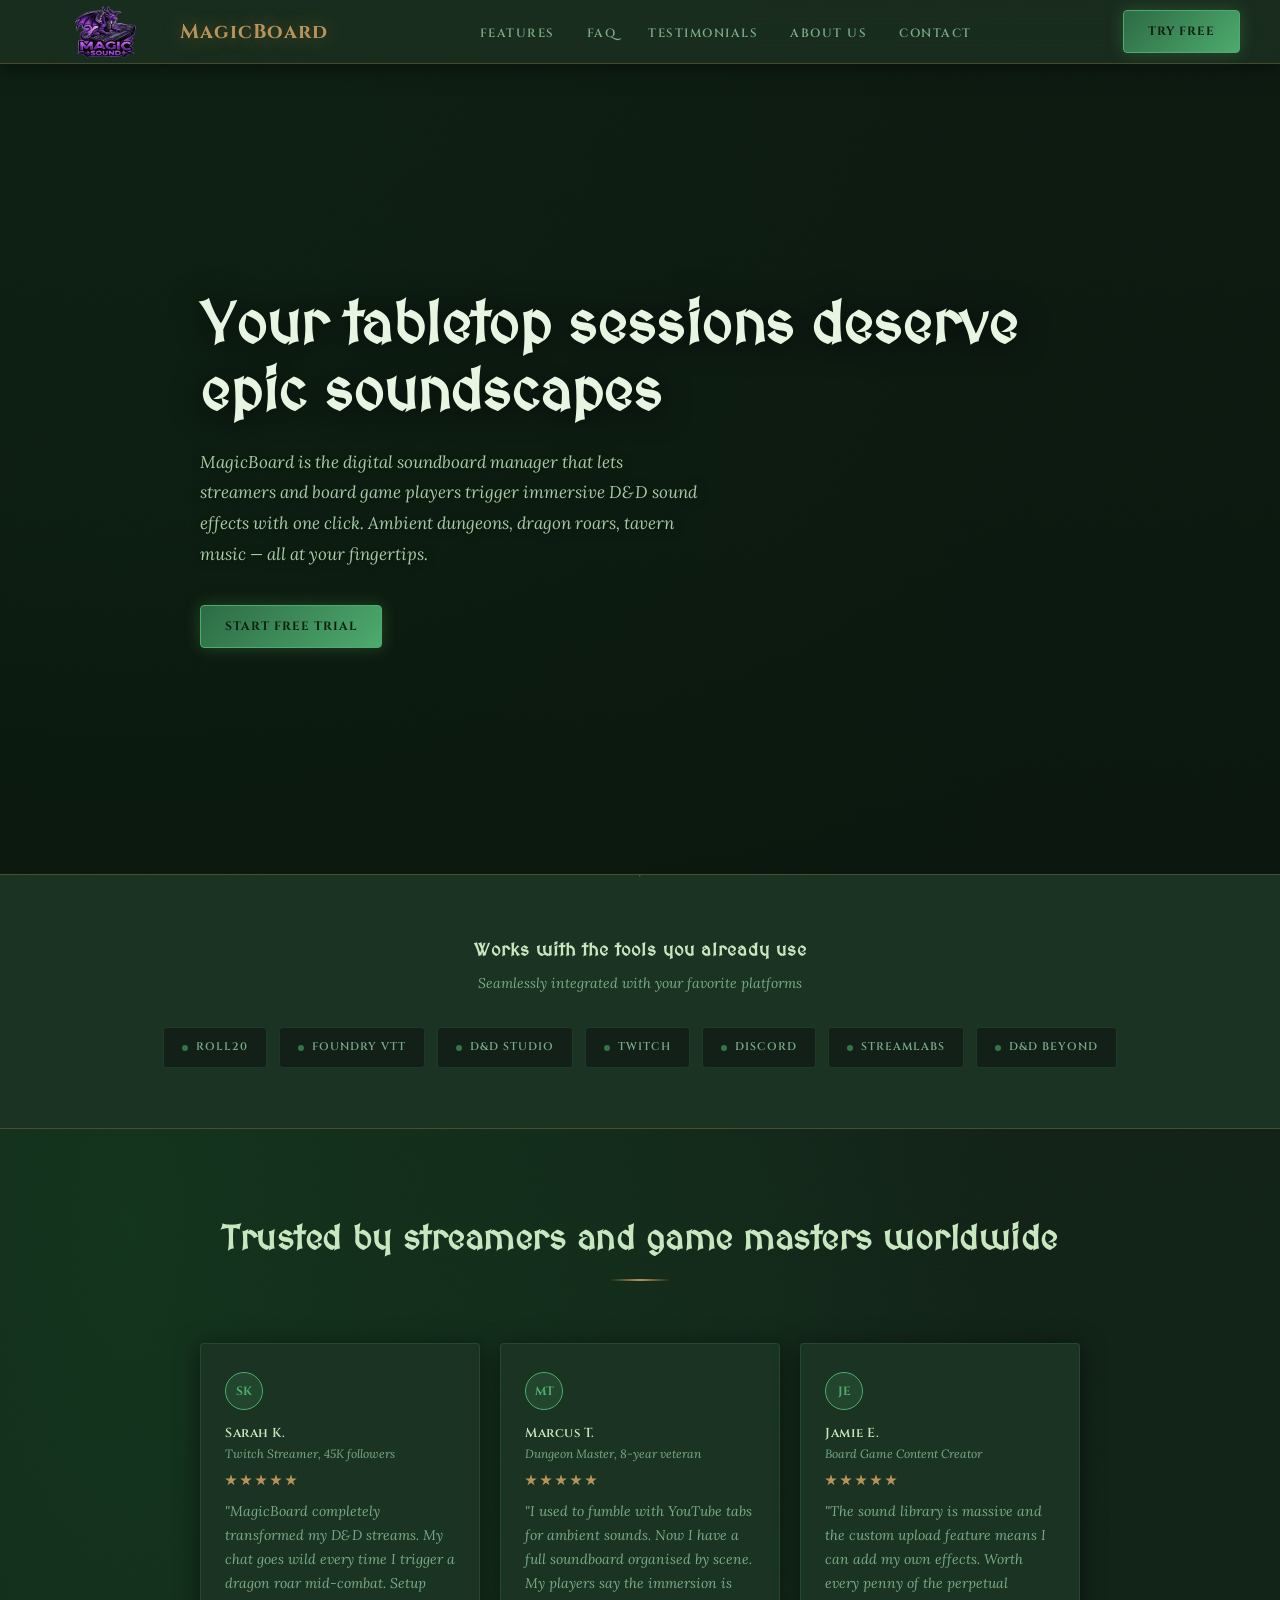
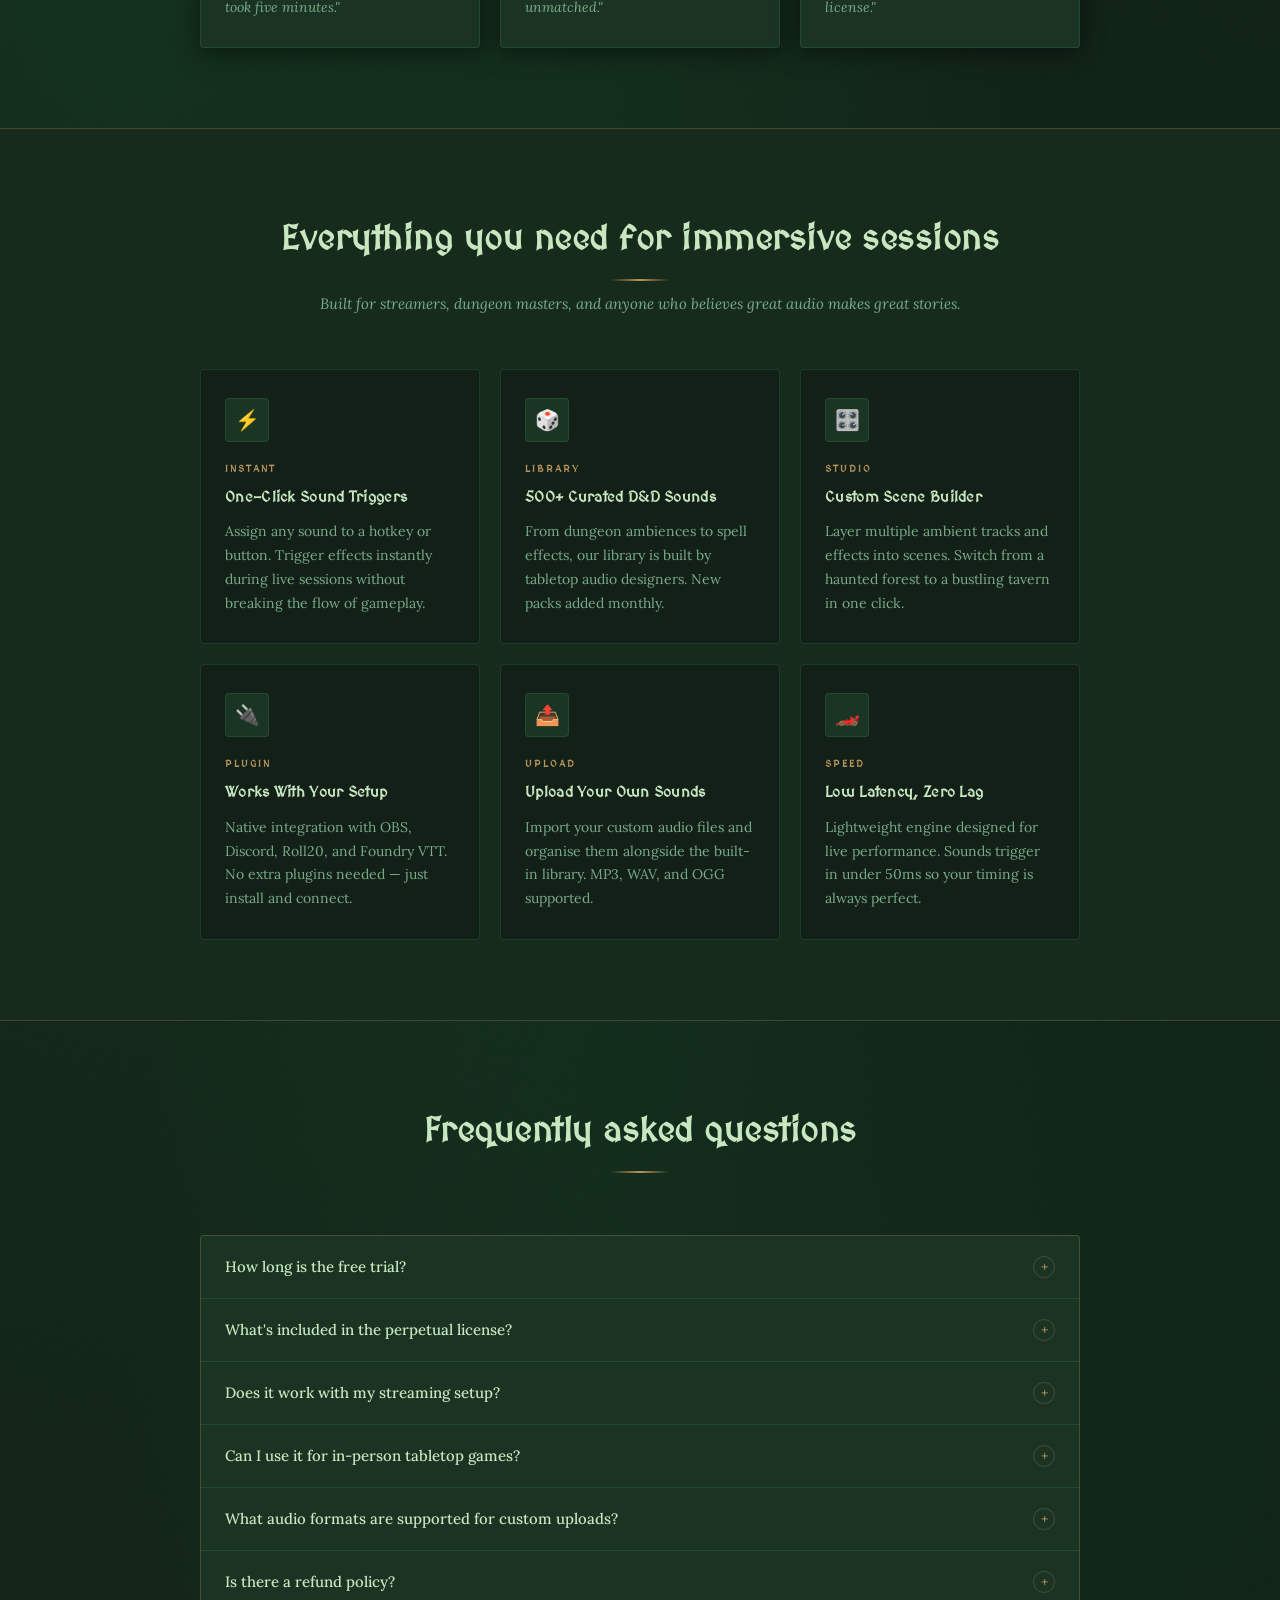
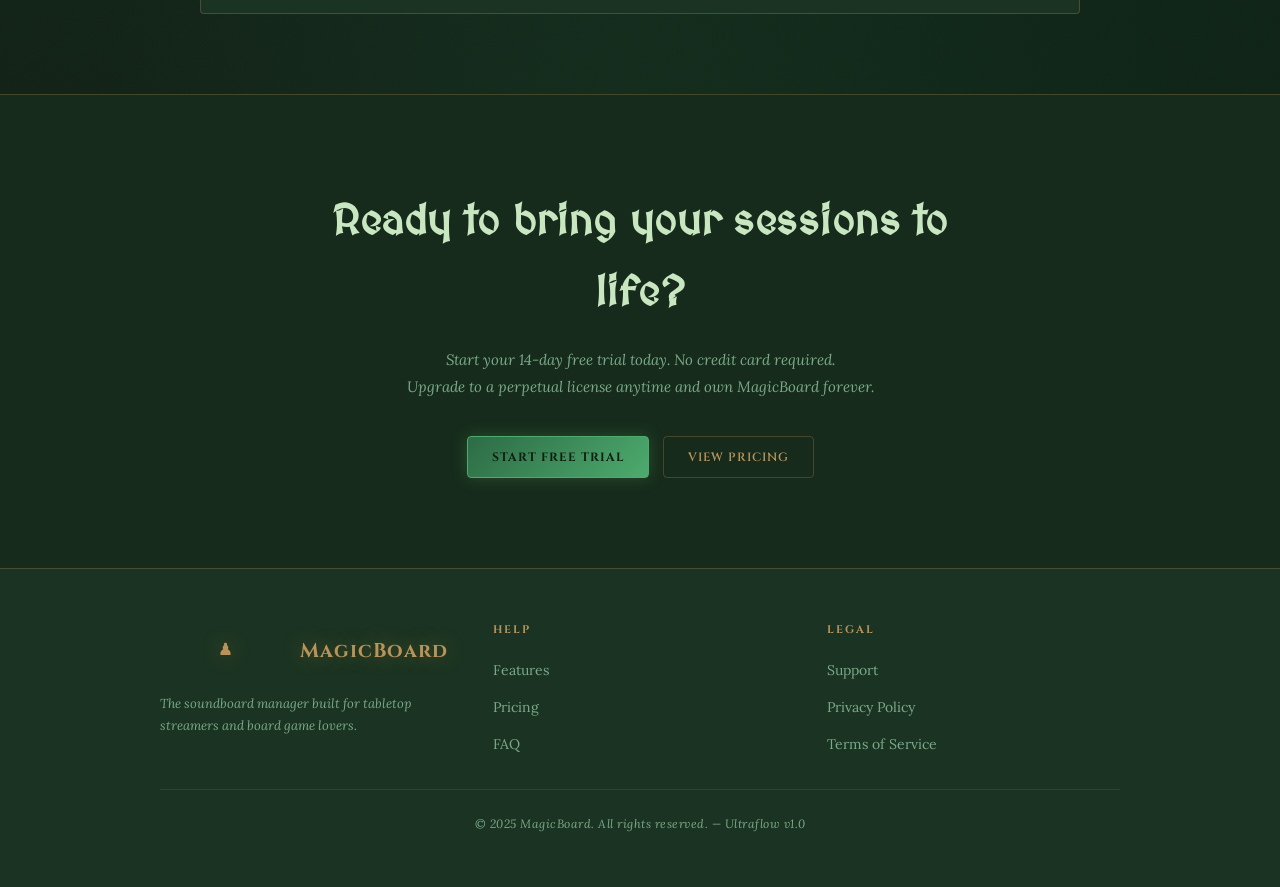
<file: Index.html>
<!DOCTYPE html>
<html lang="en">
<head>
<meta charset="UTF-8">
<meta name="viewport" content="width=device-width, initial-scale=1.0">
<title>MagicBoard – Epic Soundscapes for Tabletop</title>
<link href="https://fonts.googleapis.com/css2?family=MedievalSharp&family=Cinzel:wght@400;600;700;900&family=Lora:ital,wght@0,400;0,500;1,400&display=swap" rel="stylesheet">
<link rel="stylesheet" href="style.css">
</head>
<body>
<nav>
  <a href="#" class="logo">
    <div class="logo-icon">
      <img src="/logo_MagicSound-removebg-preview.png" alt="" class="logo-icon">
    </div>
    MagicBoard
  </a>
  <ul class="nav-links">
    <li><a href="#features">Features</a></li>
    <li><a href="#pricing">FAQ</a></li>
    <li><a href="#testimonials">Testimonials</a></li>
    <li><a href="/About.html">About Us</a></li>
    <li><a href="#">Contact</a></li>
  </ul>
  <a href="#" class="btn-primary">Try Free</a>
</nav>
<!-- HERO -->
<section class="hero-section">
  <video class="hero-video" autoplay muted loop playsinline>
    <source src="/1103958021-preview.mp4" type="video/mp4">
  </video>
  <div class="hero-overlay"></div>
  <div class="hero-content">
    <div class="hero-text">
      <h1>Your tabletop sessions deserve epic soundscapes</h1>
      <p>MagicBoard is the digital soundboard manager that lets streamers and board game players trigger immersive D&D sound effects with one click. Ambient dungeons, dragon roars, tavern music — all at your fingertips.</p>
      <a href="#" class="btn-primary">Start Free Trial</a>
    </div>
  </div>
</section>
 
<!-- INTEGRATIONS -->
<section class="integrations">
  <h3>Works with the tools you already use</h3>
  <p>Seamlessly integrated with your favorite platforms</p>
  <div class="logo-strip">
    <div class="logo-pill"><div class="dot"></div>Roll20</div>
    <div class="logo-pill"><div class="dot"></div>Foundry VTT</div>
    <div class="logo-pill"><div class="dot"></div>D&D Studio</div>
    <div class="logo-pill"><div class="dot"></div>Twitch</div>
    <div class="logo-pill"><div class="dot"></div>Discord</div>
    <div class="logo-pill"><div class="dot"></div>StreamLabs</div>
    <div class="logo-pill"><div class="dot"></div>D&D Beyond</div>
  </div>
</section>
 
<!-- TESTIMONIALS -->
<section class="section" id="testimonials">
  <div class="section-header">
    <h2>Trusted by streamers and game masters worldwide</h2>
  </div>
  <div class="testimonials-grid">
    <div class="testimonial-card">
      <div class="t-avatar">SK</div>
      <div class="t-name">Sarah K.</div>
      <div class="t-role">Twitch Streamer, 45K followers</div>
      <div class="stars"><div class="star"></div><div class="star"></div><div class="star"></div><div class="star"></div><div class="star"></div></div>
      <p class="t-quote">"MagicBoard completely transformed my D&D streams. My chat goes wild every time I trigger a dragon roar mid-combat. Setup took five minutes."</p>
    </div>
    <div class="testimonial-card">
      <div class="t-avatar">MT</div>
      <div class="t-name">Marcus T.</div>
      <div class="t-role">Dungeon Master, 8-year veteran</div>
      <div class="stars"><div class="star"></div><div class="star"></div><div class="star"></div><div class="star"></div><div class="star"></div></div>
      <p class="t-quote">"I used to fumble with YouTube tabs for ambient sounds. Now I have a full soundboard organised by scene. My players say the immersion is unmatched."</p>
    </div>
    <div class="testimonial-card">
      <div class="t-avatar">JE</div>
      <div class="t-name">Jamie E.</div>
      <div class="t-role">Board Game Content Creator</div>
      <div class="stars"><div class="star"></div><div class="star"></div><div class="star"></div><div class="star"></div><div class="star"></div></div>
      <p class="t-quote">"The sound library is massive and the custom upload feature means I can add my own effects. Worth every penny of the perpetual license."</p>
    </div>
  </div>
</section>
 
<!-- FEATURES -->
<section class="features-section" id="features">
  <div class="section">
    <div class="section-header">
      <h2>Everything you need for immersive sessions</h2>
      <p style="color:var(--ink-muted);font-size:15px;font-style:italic;">Built for streamers, dungeon masters, and anyone who believes great audio makes great stories.</p>
    </div>
    <div class="features-grid">
      <div class="feature-card">
        <div class="feature-icon">⚡</div>
        <div class="feature-label">Instant</div>
        <h3>One-Click Sound Triggers</h3>
        <p>Assign any sound to a hotkey or button. Trigger effects instantly during live sessions without breaking the flow of gameplay.</p>
      </div>
      <div class="feature-card">
        <div class="feature-icon">🎲</div>
        <div class="feature-label">Library</div>
        <h3>500+ Curated D&D Sounds</h3>
        <p>From dungeon ambiences to spell effects, our library is built by tabletop audio designers. New packs added monthly.</p>
      </div>
      <div class="feature-card">
        <div class="feature-icon">🎛️</div>
        <div class="feature-label">Studio</div>
        <h3>Custom Scene Builder</h3>
        <p>Layer multiple ambient tracks and effects into scenes. Switch from a haunted forest to a bustling tavern in one click.</p>
      </div>
      <div class="feature-card">
        <div class="feature-icon">🔌</div>
        <div class="feature-label">Plugin</div>
        <h3>Works With Your Setup</h3>
        <p>Native integration with OBS, Discord, Roll20, and Foundry VTT. No extra plugins needed — just install and connect.</p>
      </div>
      <div class="feature-card">
        <div class="feature-icon">📤</div>
        <div class="feature-label">Upload</div>
        <h3>Upload Your Own Sounds</h3>
        <p>Import your custom audio files and organise them alongside the built-in library. MP3, WAV, and OGG supported.</p>
      </div>
      <div class="feature-card">
        <div class="feature-icon">🏎️</div>
        <div class="feature-label">Speed</div>
        <h3>Low Latency, Zero Lag</h3>
        <p>Lightweight engine designed for live performance. Sounds trigger in under 50ms so your timing is always perfect.</p>
      </div>
    </div>
  </div>
</section>
 
<!-- FAQ -->
<section class="section" id="pricing">
  <div class="section-header">
    <h2>Frequently asked questions</h2>
  </div>
  <div class="faq-list">
    <div class="faq-item">
      <button class="faq-question" onclick="toggleFaq(this)">
        How long is the free trial?
        <div class="faq-toggle">+</div>
      </button>
      <div class="faq-answer">The free trial lasts 14 days with full access to all features. No credit card required to get started.</div>
    </div>
    <div class="faq-item">
      <button class="faq-question" onclick="toggleFaq(this)">
        What's included in the perpetual license?
        <div class="faq-toggle">+</div>
      </button>
      <div class="faq-answer">The perpetual license gives you lifetime access to MagicBoard and all current features, plus one year of free updates and sound packs.</div>
    </div>
    <div class="faq-item">
      <button class="faq-question" onclick="toggleFaq(this)">
        Does it work with my streaming setup?
        <div class="faq-toggle">+</div>
      </button>
      <div class="faq-answer">Yes! MagicBoard integrates natively with OBS, Streamlabs, Discord, Twitch, and most popular VTT platforms with no extra plugins needed.</div>
    </div>
    <div class="faq-item">
      <button class="faq-question" onclick="toggleFaq(this)">
        Can I use it for in-person tabletop games?
        <div class="faq-toggle">+</div>
      </button>
      <div class="faq-answer">Absolutely. MagicBoard works as a standalone desktop app. Just connect your speakers and trigger sounds from any device.</div>
    </div>
    <div class="faq-item">
      <button class="faq-question" onclick="toggleFaq(this)">
        What audio formats are supported for custom uploads?
        <div class="faq-toggle">+</div>
      </button>
      <div class="faq-answer">We support MP3, WAV, OGG, FLAC, and M4A. Files up to 100MB per upload are supported.</div>
    </div>
    <div class="faq-item">
      <button class="faq-question" onclick="toggleFaq(this)">
        Is there a refund policy?
        <div class="faq-toggle">+</div>
      </button>
      <div class="faq-answer">Yes — we offer a full 30-day money-back guarantee on all purchases, no questions asked.</div>
    </div>
  </div>
</section>
 
<!-- CTA -->
<section style="background:var(--bg2);border-top:1px solid var(--border-gold);">
  <div class="cta-section">
    <h2>Ready to bring your sessions to life?</h2>
    <p>Start your 14-day free trial today. No credit card required.<br>Upgrade to a perpetual license anytime and own MagicBoard forever.</p>
    <div class="cta-btns">
      <a href="#" class="btn-primary">Start Free Trial</a>
      <a href="#" class="btn-secondary">View Pricing</a>
    </div>
  </div>
</section>
 
<!-- FOOTER -->
<footer>
  <div class="footer-inner">
    <div class="footer-brand">
      <a href="#" class="logo">
        <div class="logo-icon">♟</div>
        MagicBoard
      </a>
      <p>The soundboard manager built for tabletop streamers and board game lovers.</p>
    </div>
    <div class="footer-col">
      <h4>Help</h4>
      <ul>
        <li><a href="#">Features</a></li>
        <li><a href="#">Pricing</a></li>
        <li><a href="#">FAQ</a></li>
      </ul>
    </div>
    <div class="footer-col">
      <h4>Legal</h4>
      <ul>
        <li><a href="#">Support</a></li>
        <li><a href="#">Privacy Policy</a></li>
        <li><a href="#">Terms of Service</a></li>
      </ul>
    </div>
  </div>
  <div class="footer-bottom">© 2025 MagicBoard. All rights reserved. — Ultraflow v1.0</div>
</footer>
 
<script>
  function toggleFaq(btn) {
    const item = btn.closest('.faq-item');
    const isOpen = item.classList.contains('open');
    document.querySelectorAll('.faq-item').forEach(i => i.classList.remove('open'));
    if (!isOpen) item.classList.add('open');
  }
</script>
</body>
</html>
</file>
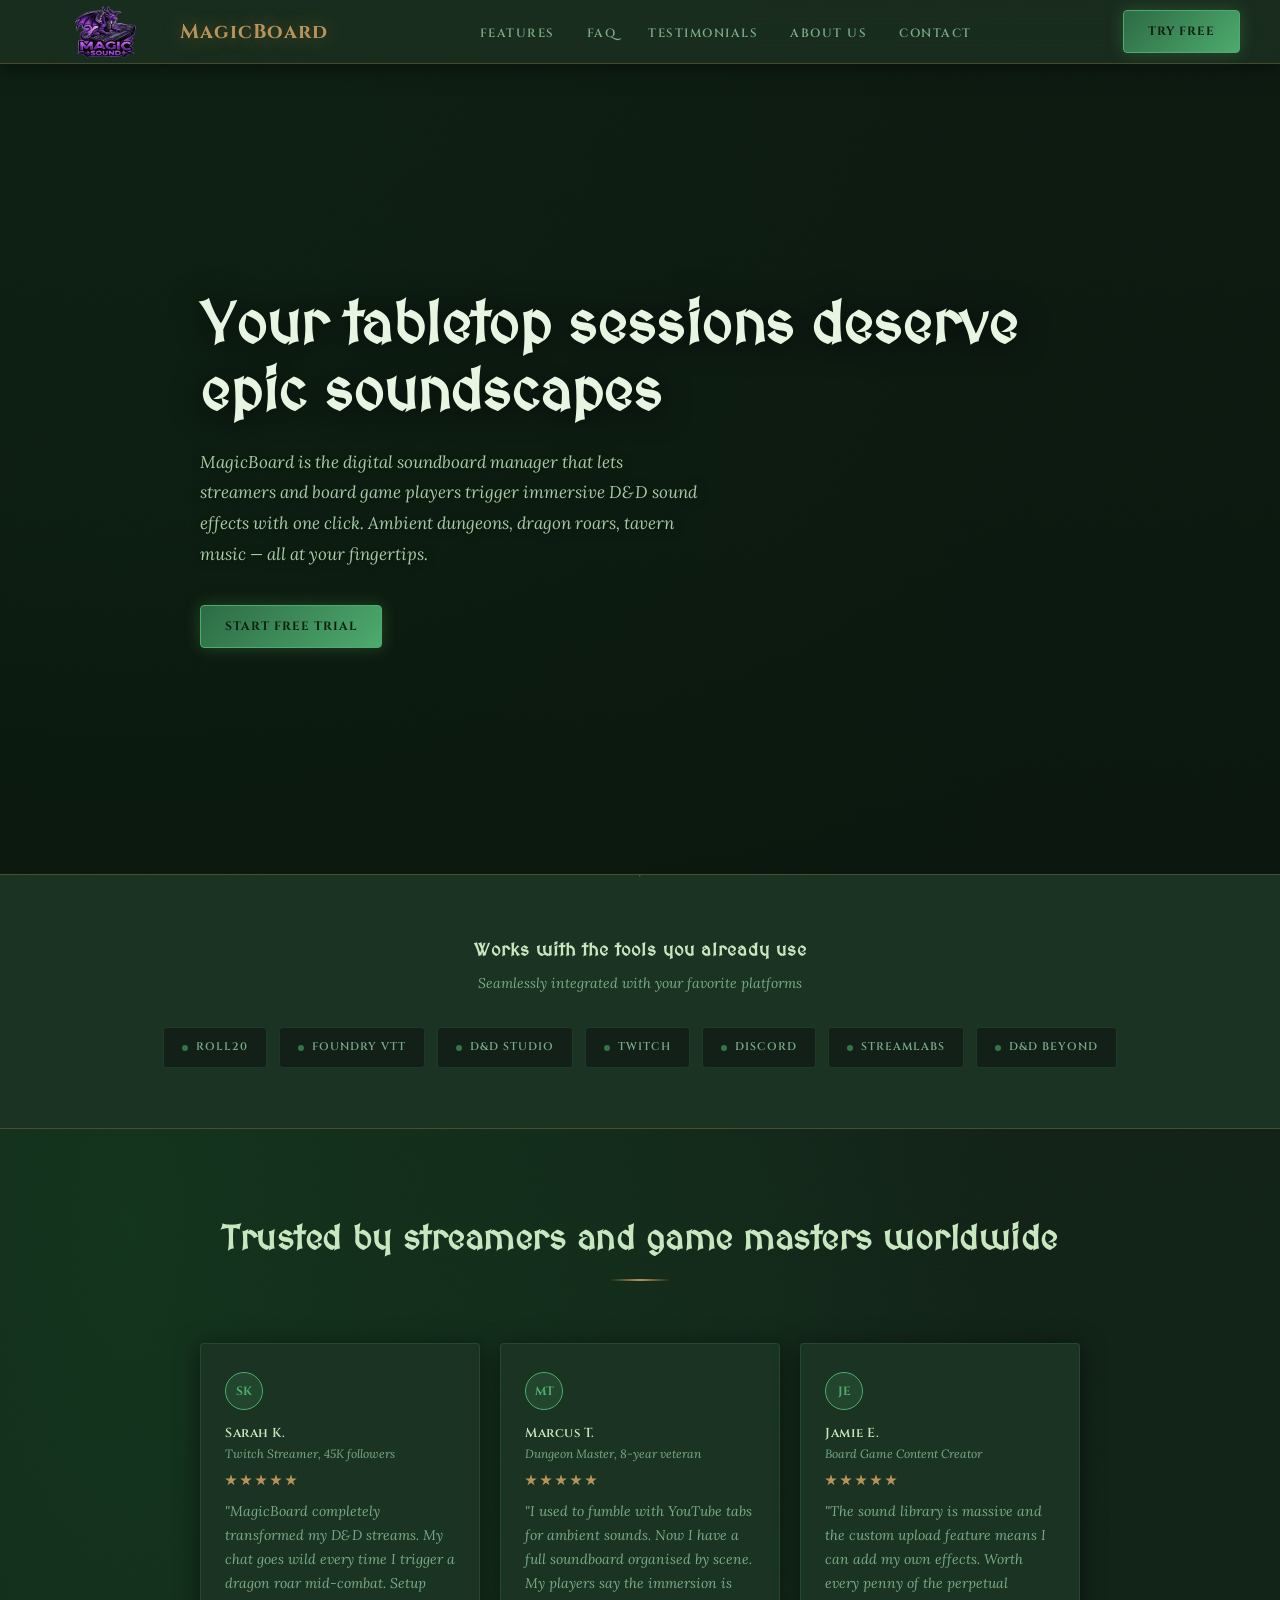
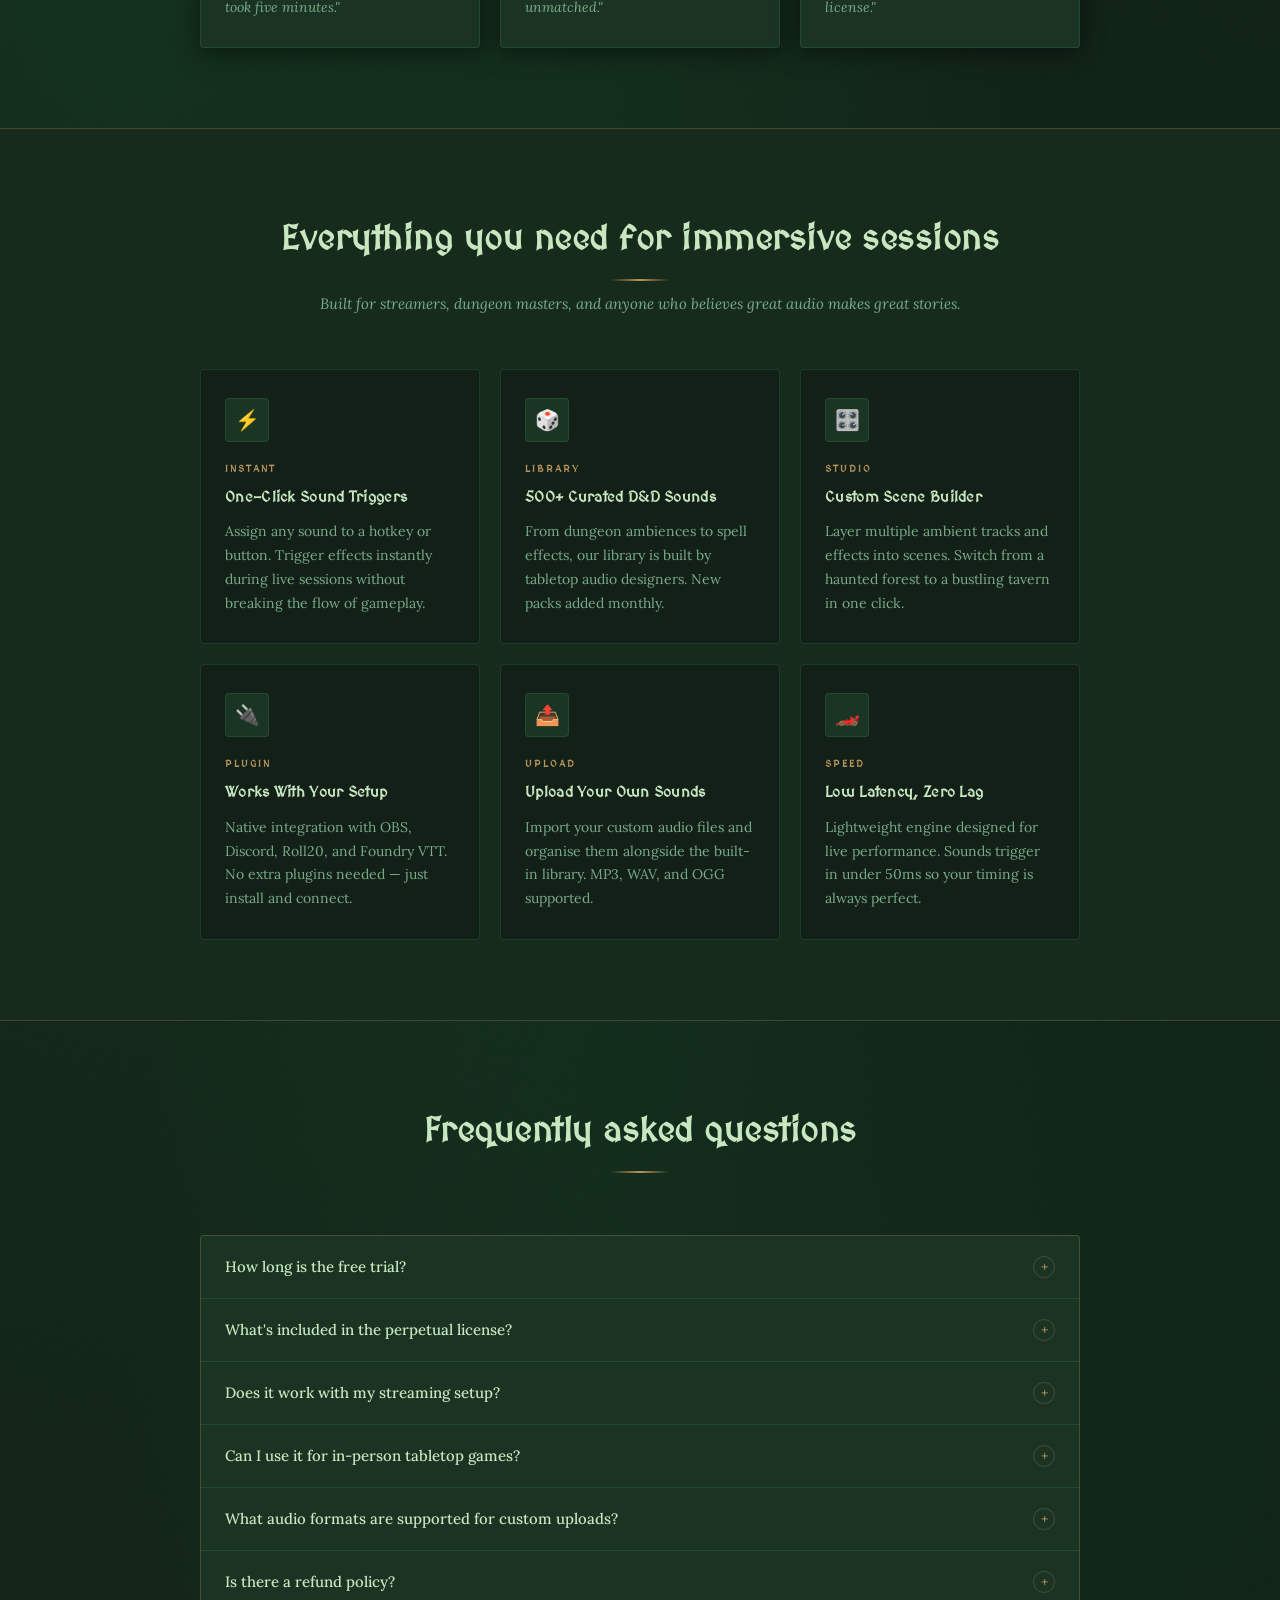
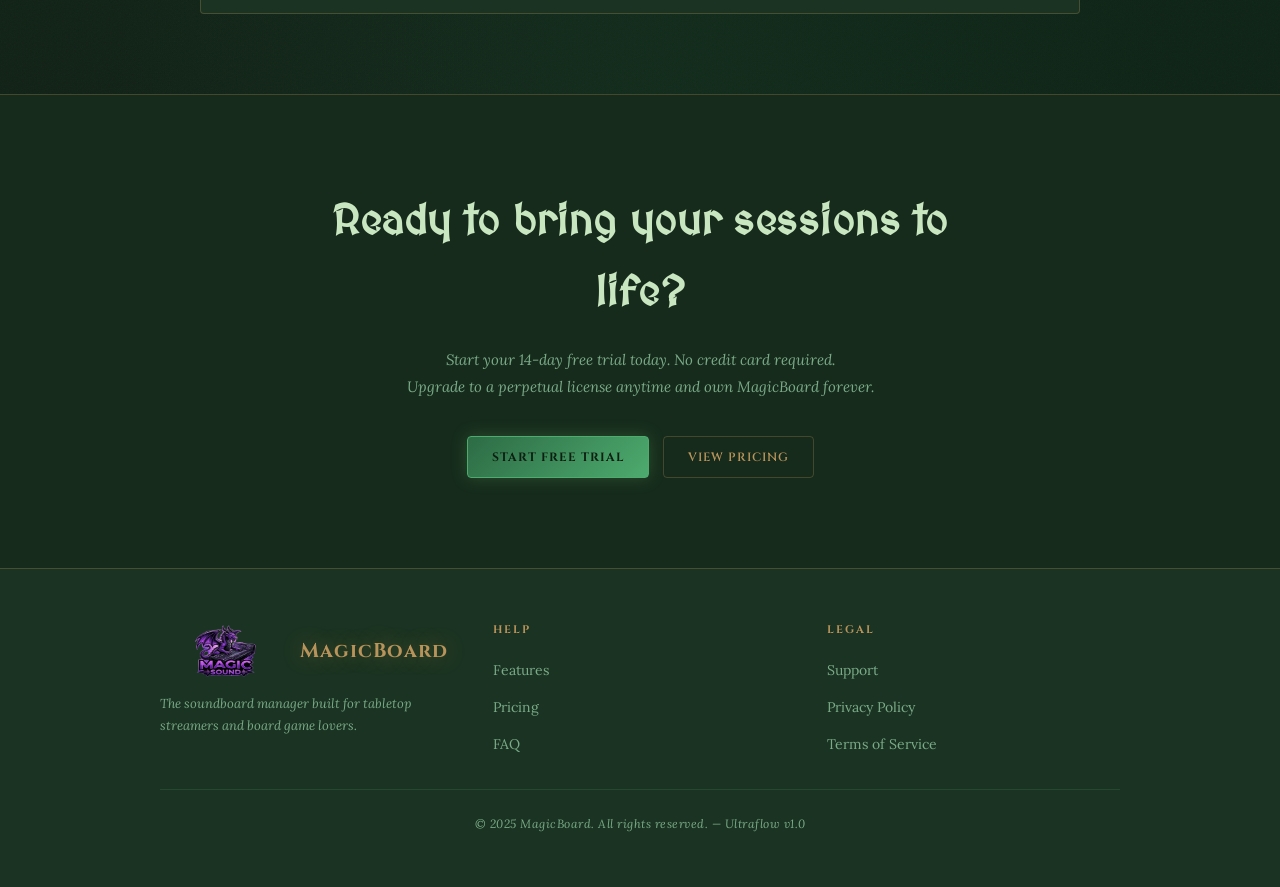
<file: html/Index.html>
<!DOCTYPE html>
<html lang="en">
<head>
<meta charset="UTF-8">
<meta name="viewport" content="width=device-width, initial-scale=1.0">
<title>MagicBoard – Epic Soundscapes for Tabletop</title>
<link href="https://fonts.googleapis.com/css2?family=MedievalSharp&family=Cinzel:wght@400;600;700;900&family=Lora:ital,wght@0,400;0,500;1,400&display=swap" rel="stylesheet">
<link rel="stylesheet" href="/css/style.css">
</head>
<body>
<nav>
  <a href="#" class="logo">
    <div class="logo-icon">
      <img src="/media/logo_MagicSound-removebg-preview.png" alt="" class="logo-icon">
    </div>
    MagicBoard
  </a>
  <ul class="nav-links">
    <li><a href="#features">Features</a></li>
    <li><a href="#pricing">FAQ</a></li>
    <li><a href="#testimonials">Testimonials</a></li>
    <li><a href="About.html">About Us</a></li>
    <li><a href="contact.html">Contact</a></li>
  </ul>
  <a href="#" class="btn-primary">Try Free</a>
</nav>
<!-- HERO -->
<section class="hero-section">
  <video class="hero-video" autoplay muted loop playsinline>
    <source src="/media/1103958021-preview.mp4" type="video/mp4">
  </video>
  <div class="hero-overlay"></div>
  <div class="hero-content">
    <div class="hero-text">
      <h1>Your tabletop sessions deserve epic soundscapes</h1>
      <p>MagicBoard is the digital soundboard manager that lets streamers and board game players trigger immersive D&D sound effects with one click. Ambient dungeons, dragon roars, tavern music — all at your fingertips.</p>
      <a href="#" class="btn-primary">Start Free Trial</a>
    </div>
  </div>
</section>
 
<!-- INTEGRATIONS -->
<section class="integrations">
  <h3>Works with the tools you already use</h3>
  <p>Seamlessly integrated with your favorite platforms</p>
  <div class="logo-strip">
    <div class="logo-pill"><div class="dot"></div>Roll20</div>
    <div class="logo-pill"><div class="dot"></div>Foundry VTT</div>
    <div class="logo-pill"><div class="dot"></div>D&D Studio</div>
    <div class="logo-pill"><div class="dot"></div>Twitch</div>
    <div class="logo-pill"><div class="dot"></div>Discord</div>
    <div class="logo-pill"><div class="dot"></div>StreamLabs</div>
    <div class="logo-pill"><div class="dot"></div>D&D Beyond</div>
  </div>
</section>
 
<!-- TESTIMONIALS -->
<section class="section" id="testimonials">
  <div class="section-header">
    <h2>Trusted by streamers and game masters worldwide</h2>
  </div>
  <div class="testimonials-grid">
    <div class="testimonial-card">
      <div class="t-avatar">SK</div>
      <div class="t-name">Sarah K.</div>
      <div class="t-role">Twitch Streamer, 45K followers</div>
      <div class="stars"><div class="star"></div><div class="star"></div><div class="star"></div><div class="star"></div><div class="star"></div></div>
      <p class="t-quote">"MagicBoard completely transformed my D&D streams. My chat goes wild every time I trigger a dragon roar mid-combat. Setup took five minutes."</p>
    </div>
    <div class="testimonial-card">
      <div class="t-avatar">MT</div>
      <div class="t-name">Marcus T.</div>
      <div class="t-role">Dungeon Master, 8-year veteran</div>
      <div class="stars"><div class="star"></div><div class="star"></div><div class="star"></div><div class="star"></div><div class="star"></div></div>
      <p class="t-quote">"I used to fumble with YouTube tabs for ambient sounds. Now I have a full soundboard organised by scene. My players say the immersion is unmatched."</p>
    </div>
    <div class="testimonial-card">
      <div class="t-avatar">JE</div>
      <div class="t-name">Jamie E.</div>
      <div class="t-role">Board Game Content Creator</div>
      <div class="stars"><div class="star"></div><div class="star"></div><div class="star"></div><div class="star"></div><div class="star"></div></div>
      <p class="t-quote">"The sound library is massive and the custom upload feature means I can add my own effects. Worth every penny of the perpetual license."</p>
    </div>
  </div>
</section>
 
<!-- FEATURES -->
<section class="features-section" id="features">
  <div class="section">
    <div class="section-header">
      <h2>Everything you need for immersive sessions</h2>
      <p style="color:var(--ink-muted);font-size:15px;font-style:italic;">Built for streamers, dungeon masters, and anyone who believes great audio makes great stories.</p>
    </div>
    <div class="features-grid">
      <div class="feature-card">
        <div class="feature-icon">⚡</div>
        <div class="feature-label">Instant</div>
        <h3>One-Click Sound Triggers</h3>
        <p>Assign any sound to a hotkey or button. Trigger effects instantly during live sessions without breaking the flow of gameplay.</p>
      </div>
      <div class="feature-card">
        <div class="feature-icon">🎲</div>
        <div class="feature-label">Library</div>
        <h3>500+ Curated D&D Sounds</h3>
        <p>From dungeon ambiences to spell effects, our library is built by tabletop audio designers. New packs added monthly.</p>
      </div>
      <div class="feature-card">
        <div class="feature-icon">🎛️</div>
        <div class="feature-label">Studio</div>
        <h3>Custom Scene Builder</h3>
        <p>Layer multiple ambient tracks and effects into scenes. Switch from a haunted forest to a bustling tavern in one click.</p>
      </div>
      <div class="feature-card">
        <div class="feature-icon">🔌</div>
        <div class="feature-label">Plugin</div>
        <h3>Works With Your Setup</h3>
        <p>Native integration with OBS, Discord, Roll20, and Foundry VTT. No extra plugins needed — just install and connect.</p>
      </div>
      <div class="feature-card">
        <div class="feature-icon">📤</div>
        <div class="feature-label">Upload</div>
        <h3>Upload Your Own Sounds</h3>
        <p>Import your custom audio files and organise them alongside the built-in library. MP3, WAV, and OGG supported.</p>
      </div>
      <div class="feature-card">
        <div class="feature-icon">🏎️</div>
        <div class="feature-label">Speed</div>
        <h3>Low Latency, Zero Lag</h3>
        <p>Lightweight engine designed for live performance. Sounds trigger in under 50ms so your timing is always perfect.</p>
      </div>
    </div>
  </div>
</section>
 
<!-- FAQ -->
<section class="section" id="pricing">
  <div class="section-header">
    <h2>Frequently asked questions</h2>
  </div>
  <div class="faq-list">
    <div class="faq-item">
      <button class="faq-question" onclick="toggleFaq(this)">
        How long is the free trial?
        <div class="faq-toggle">+</div>
      </button>
      <div class="faq-answer">The free trial lasts 14 days with full access to all features. No credit card required to get started.</div>
    </div>
    <div class="faq-item">
      <button class="faq-question" onclick="toggleFaq(this)">
        What's included in the perpetual license?
        <div class="faq-toggle">+</div>
      </button>
      <div class="faq-answer">The perpetual license gives you lifetime access to MagicBoard and all current features, plus one year of free updates and sound packs.</div>
    </div>
    <div class="faq-item">
      <button class="faq-question" onclick="toggleFaq(this)">
        Does it work with my streaming setup?
        <div class="faq-toggle">+</div>
      </button>
      <div class="faq-answer">Yes! MagicBoard integrates natively with OBS, Streamlabs, Discord, Twitch, and most popular VTT platforms with no extra plugins needed.</div>
    </div>
    <div class="faq-item">
      <button class="faq-question" onclick="toggleFaq(this)">
        Can I use it for in-person tabletop games?
        <div class="faq-toggle">+</div>
      </button>
      <div class="faq-answer">Absolutely. MagicBoard works as a standalone desktop app. Just connect your speakers and trigger sounds from any device.</div>
    </div>
    <div class="faq-item">
      <button class="faq-question" onclick="toggleFaq(this)">
        What audio formats are supported for custom uploads?
        <div class="faq-toggle">+</div>
      </button>
      <div class="faq-answer">We support MP3, WAV, OGG, FLAC, and M4A. Files up to 100MB per upload are supported.</div>
    </div>
    <div class="faq-item">
      <button class="faq-question" onclick="toggleFaq(this)">
        Is there a refund policy?
        <div class="faq-toggle">+</div>
      </button>
      <div class="faq-answer">Yes — we offer a full 30-day money-back guarantee on all purchases, no questions asked.</div>
    </div>
  </div>
</section>
 
<!-- CTA -->
<section style="background:var(--bg2);border-top:1px solid var(--border-gold);">
  <div class="cta-section">
    <h2>Ready to bring your sessions to life?</h2>
    <p>Start your 14-day free trial today. No credit card required.<br>Upgrade to a perpetual license anytime and own MagicBoard forever.</p>
    <div class="cta-btns">
      <a href="#" class="btn-primary">Start Free Trial</a>
      <a href="#" class="btn-secondary">View Pricing</a>
    </div>
  </div>
</section>
 
<!-- FOOTER -->
<footer>
  <div class="footer-inner">
    <div class="footer-brand">
      <a href="#" class="logo">
        <div class="logo-icon"><img src="/media/logo_MagicSound-removebg-preview.png" alt="" class="logo-icon"> </div>
        MagicBoard
      </a>
      <p>The soundboard manager built for tabletop streamers and board game lovers.</p>
    </div>
    <div class="footer-col">
      <h4>Help</h4>
      <ul>
        <li><a href="#">Features</a></li>
        <li><a href="#">Pricing</a></li>
        <li><a href="#">FAQ</a></li>
      </ul>
    </div>
    <div class="footer-col">
      <h4>Legal</h4>
      <ul>
        <li><a href="#">Support</a></li>
        <li><a href="#">Privacy Policy</a></li>
        <li><a href="#">Terms of Service</a></li>
      </ul>
    </div>
  </div>
  <div class="footer-bottom">© 2025 MagicBoard. All rights reserved. — Ultraflow v1.0</div>
</footer>
 
<script src="/script.js">
</scripts>`
</body>
</html>
</file>
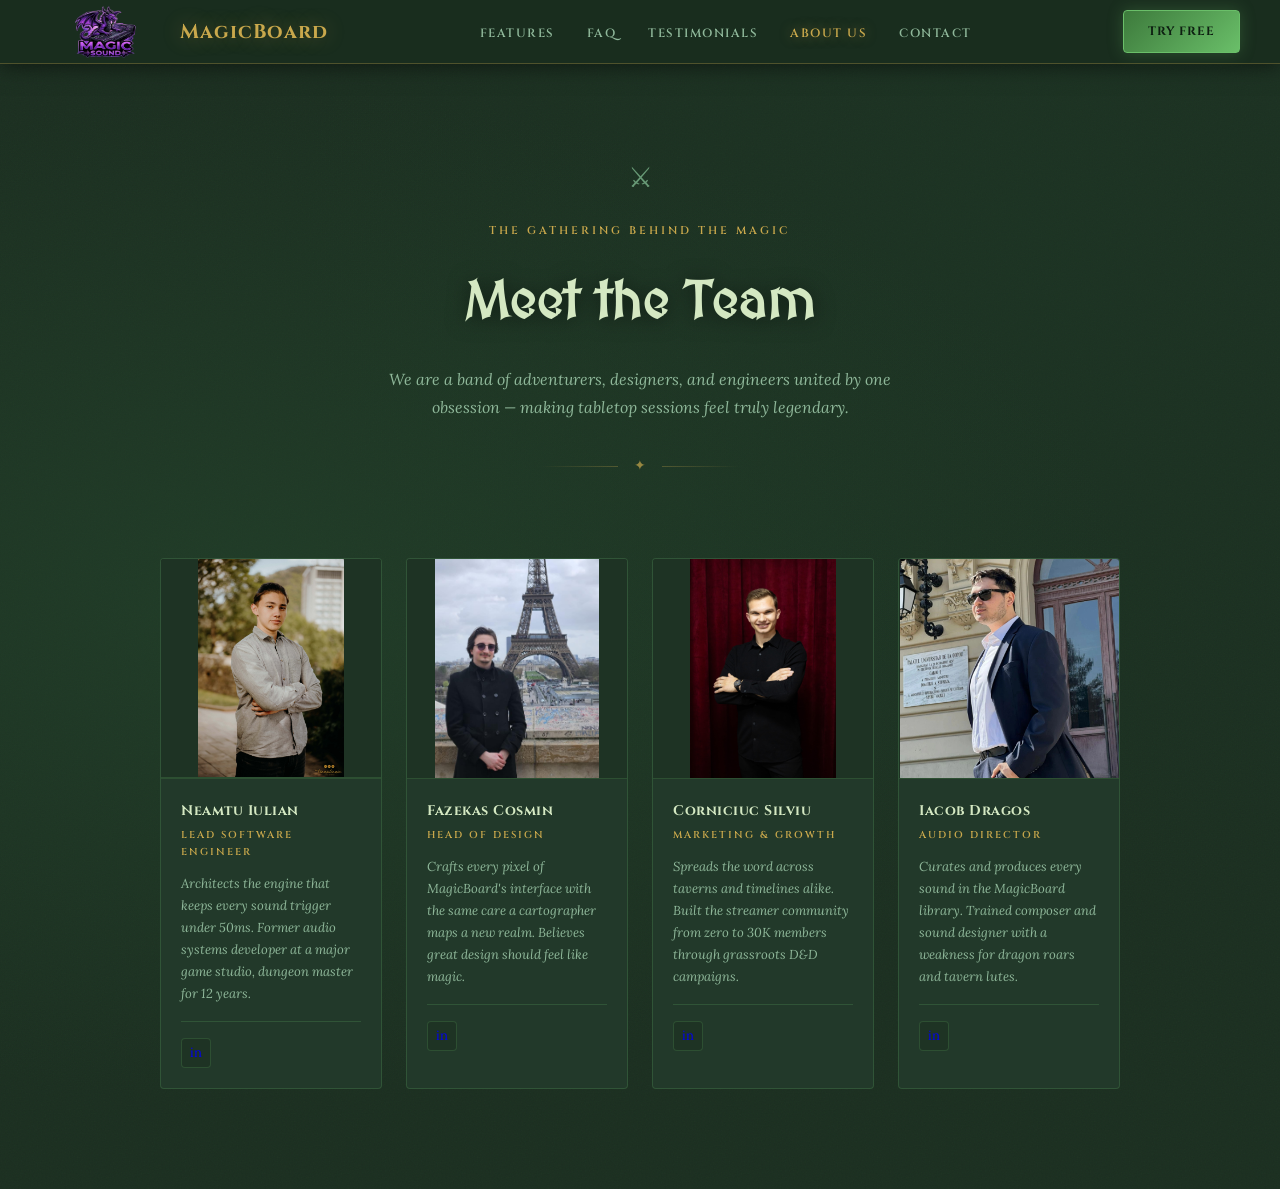
<file: About.html>
<!DOCTYPE html>
<html lang="en">
<head>
<meta charset="UTF-8">
<meta name="viewport" content="width=device-width, initial-scale=1.0">
<title>About Us – MagicBoard</title>
<link href="https://fonts.googleapis.com/css2?family=MedievalSharp&family=Cinzel:wght@400;600;700;900&family=Lora:ital,wght@0,400;0,500;1,400&display=swap" rel="stylesheet">
<link rel="stylesheet" href="/styleabout.css">
</head>
<body>

<!-- NAV -->
<nav>
  <a href="index.html" class="logo">
    <div class="logo-icon">
      <img src="/logo_MagicSound-removebg-preview.png" alt="" class="logo-icon">
    </div>
    MagicBoard
  </a>
  <ul class="nav-links">
    <li><a href="index.html#features">Features</a></li>
    <li><a href="index.html#pricing">FAQ</a></li>
    <li><a href="index.html#testimonials">Testimonials</a></li>
    <li><a href="about.html" class="active">About Us</a></li>
    <li><a href="#">Contact</a></li>
  </ul>
  <a href="#" class="btn-primary">Try Free</a>
</nav>

<!-- PAGE HEADER -->
<div class="page-header">
  <div class="eyebrow">The Gathering Behind the Magic</div>
  <h1>Meet the Team</h1>
  <p>We are a band of adventurers, designers, and engineers united by one obsession — making tabletop sessions feel truly legendary.</p>
  <div class="divider"><span>✦</span></div>
</div>

<!-- TEAM GRID -->
<div class="team-section">
  <div class="team-grid">

    <!-- Member 1 -->
    <div class="member-card">
      <div class="member-photo">
        <img src="/iulian.jpeg" alt="" class="member-photo">
      </div>
      <div class="member-info">
        <div class="member-name">Neamtu Iulian</div>
        <div class="member-role">Lead Software Engineer</div>
        <p class="member-desc">Architects the engine that keeps every sound trigger under 50ms. Former audio systems developer at a major game studio, dungeon master for 12 years.</p>
        <div class="member-socials">
          <a href="#" class="social-btn" title="LinkedIn">in</a>
        </div>
      </div>
    </div>

    <!-- Member 2 -->
    <div class="member-card">
      <div class="member-photo">
       
        <img src="/cosmin.jpeg" alt="">
      </div>
      <div class="member-info">
        <div class="member-name">Fazekas Cosmin</div>
        <div class="member-role">Head of Design</div>
        <p class="member-desc">Crafts every pixel of MagicBoard's interface with the same care a cartographer maps a new realm. Believes great design should feel like magic.</p>
        <div class="member-socials">
          <a href="#" class="social-btn" title="LinkedIn">in</a>
        </div>
      </div>
    </div>

    <!-- Member 3 -->
    <div class="member-card">
      <div class="member-photo">
   <img src="/silviu.jpeg" alt="">
      </div>
      <div class="member-info">
        <div class="member-name">Corniciuc Silviu</div>
        <div class="member-role">Marketing & Growth</div>
        <p class="member-desc">Spreads the word across taverns and timelines alike. Built the streamer community from zero to 30K members through grassroots D&D campaigns.</p>
        <div class="member-socials">
          <a href="#" class="social-btn" title="LinkedIn">in</a>
        </div>
      </div>
    </div>

    <!-- Member 4 -->
    <div class="member-card">
      <div class="member-photo">
      
      <img src="/dragos.jpeg" alt="">
      </div>
      <div class="member-info">
        <div class="member-name">Iacob Dragos</div>
        <div class="member-role">Audio Director</div>
        <p class="member-desc">Curates and produces every sound in the MagicBoard library. Trained composer and sound designer with a weakness for dragon roars and tavern lutes.</p>
        <div class="member-socials">
          <a href="#" class="social-btn" title="LinkedIn">in</a>
        </div>
      </div>
    </div>

  </div>
</div>

</body>
</html>
</file>
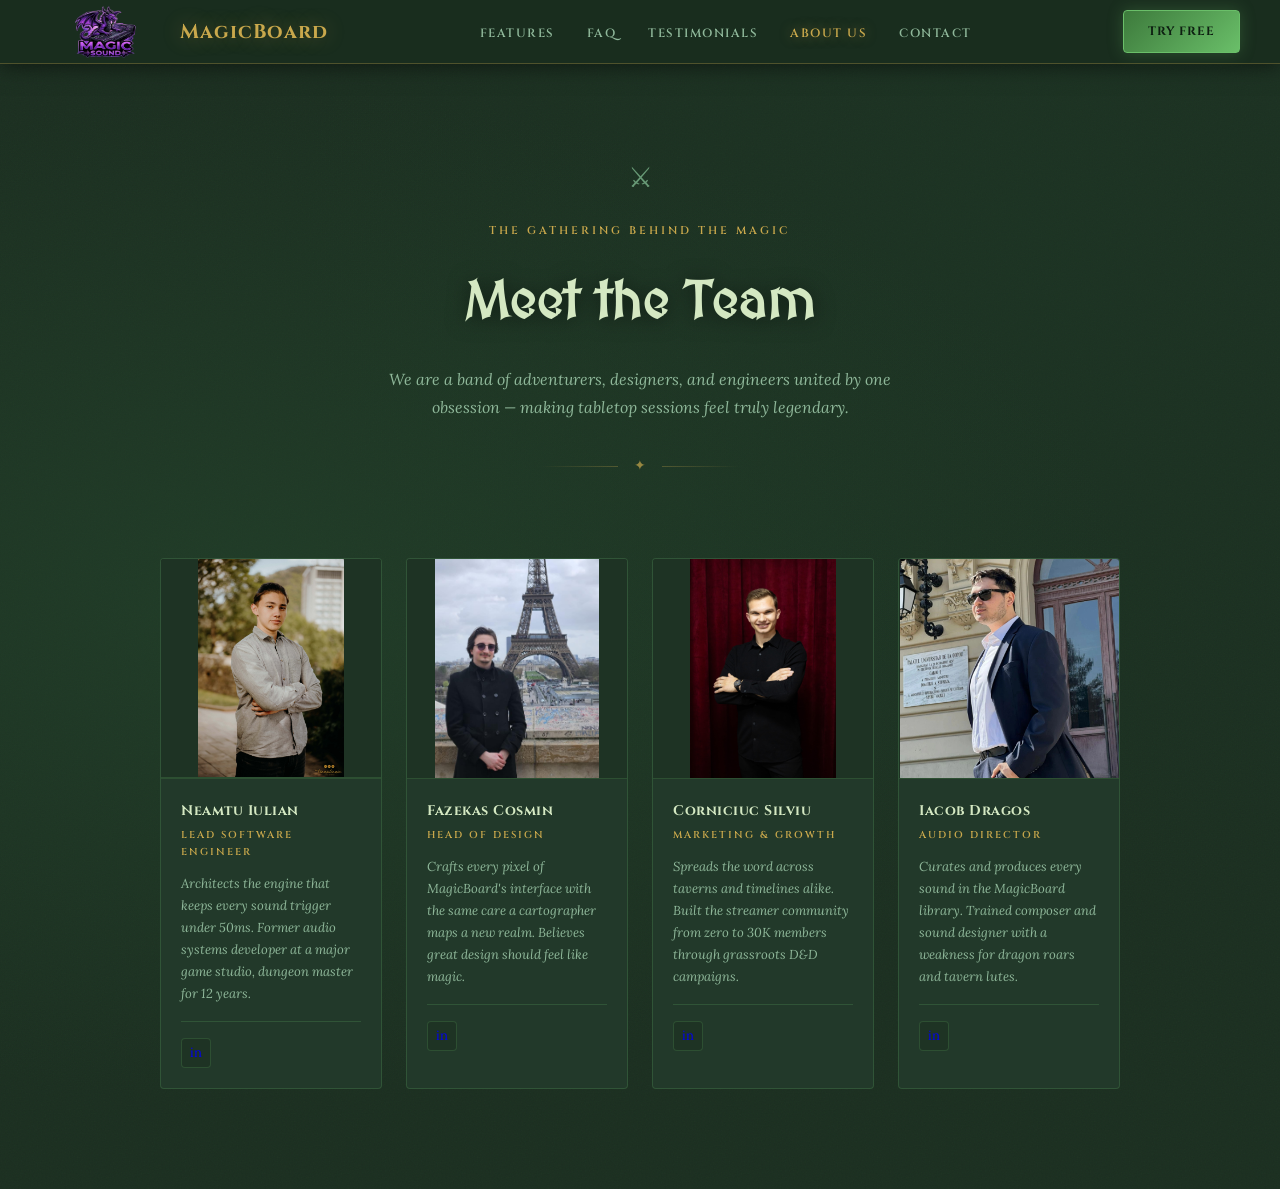
<file: html/About.html>
<!DOCTYPE html>
<html lang="en">
<head>
<meta charset="UTF-8">
<meta name="viewport" content="width=device-width, initial-scale=1.0">
<title>About Us – MagicBoard</title>
<link href="https://fonts.googleapis.com/css2?family=MedievalSharp&family=Cinzel:wght@400;600;700;900&family=Lora:ital,wght@0,400;0,500;1,400&display=swap" rel="stylesheet">
<link rel="stylesheet" href="/css/styleabout.css">
</head>
<body>

<!-- NAV -->
<nav>
  <a href="index.html" class="logo">
    <div class="logo-icon">
      <img src="/media/logo_MagicSound-removebg-preview.png" alt="" class="logo-icon">
    </div>
    MagicBoard
  </a>
  <ul class="nav-links">
    <li><a href="index.html#features">Features</a></li>
    <li><a href="index.html#pricing">FAQ</a></li>
    <li><a href="index.html#testimonials">Testimonials</a></li>
    <li><a href="about.html" class="active">About Us</a></li>
    <li><a href="#">Contact</a></li>
  </ul>
  <a href="#" class="btn-primary">Try Free</a>
</nav>

<!-- PAGE HEADER -->
<div class="page-header">
  <div class="eyebrow">The Gathering Behind the Magic</div>
  <h1>Meet the Team</h1>
  <p>We are a band of adventurers, designers, and engineers united by one obsession — making tabletop sessions feel truly legendary.</p>
  <div class="divider"><span>✦</span></div>
</div>

<!-- TEAM GRID -->
<div class="team-section">
  <div class="team-grid">

    <!-- Member 1 -->
    <div class="member-card">
      <div class="member-photo">
        <img src="/media/iulian.jpeg" alt="" class="member-photo">
      </div>
      <div class="member-info">
        <div class="member-name">Neamtu Iulian</div>
        <div class="member-role">Lead Software Engineer</div>
        <p class="member-desc">Architects the engine that keeps every sound trigger under 50ms. Former audio systems developer at a major game studio, dungeon master for 12 years.</p>
        <div class="member-socials">
          <a href="#" class="social-btn" title="LinkedIn">in</a>
        </div>
      </div>
    </div>

    <!-- Member 2 -->
    <div class="member-card">
      <div class="member-photo">
       
        <img src="/media/cosmin.jpeg" alt="">
      </div>
      <div class="member-info">
        <div class="member-name">Fazekas Cosmin</div>
        <div class="member-role">Head of Design</div>
        <p class="member-desc">Crafts every pixel of MagicBoard's interface with the same care a cartographer maps a new realm. Believes great design should feel like magic.</p>
        <div class="member-socials">
          <a href="#" class="social-btn" title="LinkedIn">in</a>
        </div>
      </div>
    </div>

    <!-- Member 3 -->
    <div class="member-card">
      <div class="member-photo">
   <img src="/media/silviu.jpeg" alt="">
      </div>
      <div class="member-info">
        <div class="member-name">Corniciuc Silviu</div>
        <div class="member-role">Marketing & Growth</div>
        <p class="member-desc">Spreads the word across taverns and timelines alike. Built the streamer community from zero to 30K members through grassroots D&D campaigns.</p>
        <div class="member-socials">
          <a href="#" class="social-btn" title="LinkedIn">in</a>
        </div>
      </div>
    </div>

    <!-- Member 4 -->
    <div class="member-card">
      <div class="member-photo">
      
      <img src="/media/dragos.jpeg" alt="">
      </div>
      <div class="member-info">
        <div class="member-name">Iacob Dragos</div>
        <div class="member-role">Audio Director</div>
        <p class="member-desc">Curates and produces every sound in the MagicBoard library. Trained composer and sound designer with a weakness for dragon roars and tavern lutes.</p>
        <div class="member-socials">
          <a href="#" class="social-btn" title="LinkedIn">in</a>
        </div>
      </div>
    </div>

  </div>
</div>

</body>
</html>
</file>
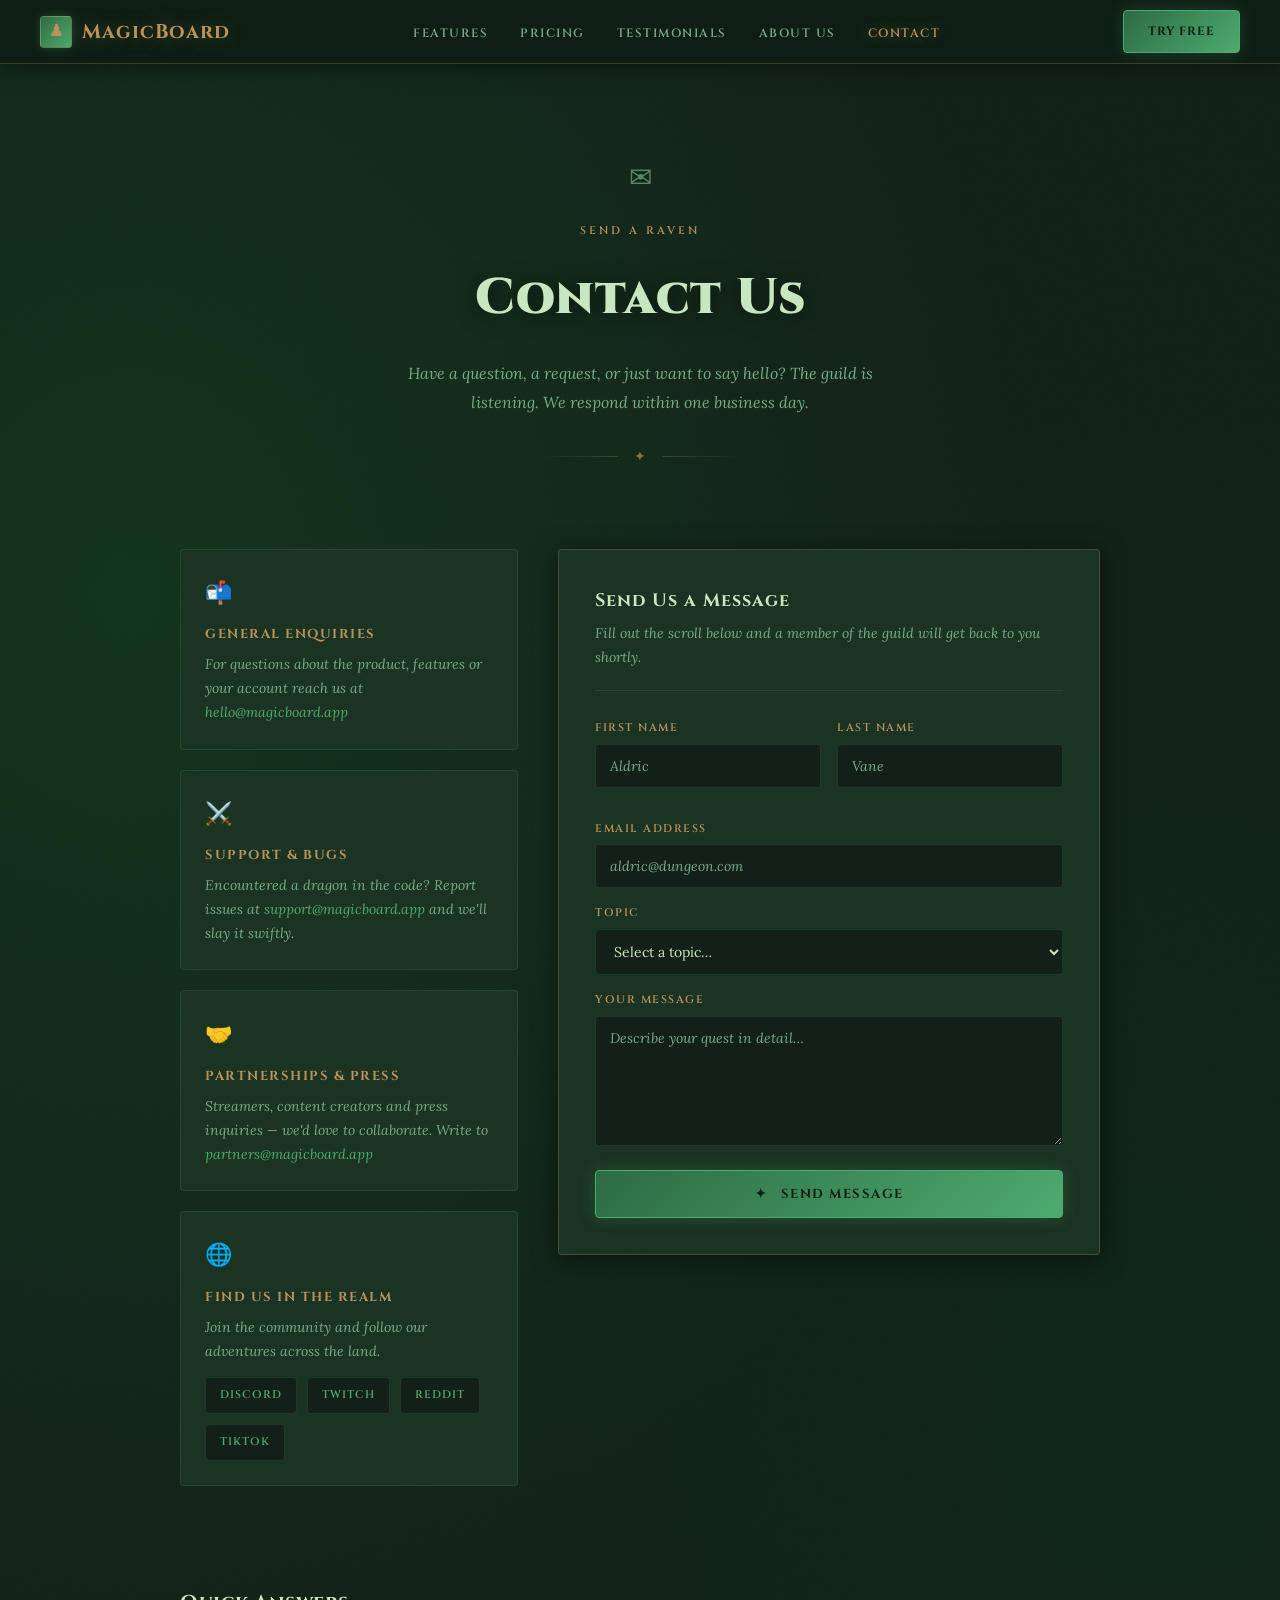
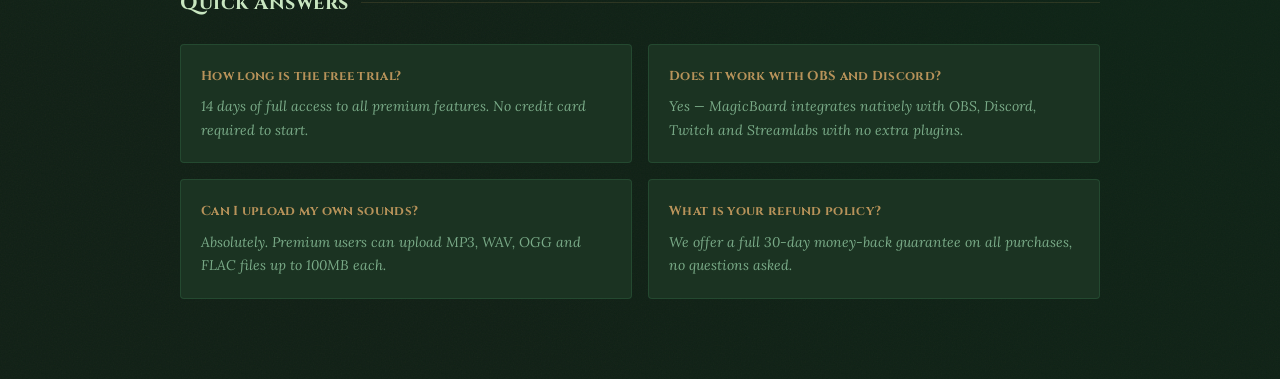
<file: html/contact.html>
<!DOCTYPE html>
<html lang="en">
<head>
<meta charset="UTF-8">
<meta name="viewport" content="width=device-width, initial-scale=1.0">
<title>Contact – MagicBoard</title>
<link href="https://fonts.googleapis.com/css2?family=Cinzel:wght@400;600;700;900&family=Lora:ital,wght@0,400;0,500;1,400&display=swap" rel="stylesheet">
<style>
  :root {
    --bg: #0f1f14;
    --bg2: #162b1c;
    --surface: #1b3322;
    --surface2: #1e3d28;
    --surface3: #2a4d35;
    --ink: #c8e6c0;
    --ink-muted: #7aab88;
    --accent: #4dab6e;
    --accent-light: rgba(77,171,110,0.15);
    --accent-dark: #2d6b45;
    --gold: #b8935a;
    --gold-light: rgba(184,147,90,0.15);
    --border: rgba(77,171,110,0.18);
    --border-gold: rgba(184,147,90,0.28);
    --card-bg: #122018;
    --radius: 4px;
    --shadow: 0 4px 24px rgba(0,0,0,0.5);
  }

  *, *::before, *::after { box-sizing: border-box; margin: 0; padding: 0; }
  html { scroll-behavior: smooth; }

  body {
    font-family: 'Lora', serif;
    background: var(--bg);
    color: var(--ink);
    font-size: 16px;
    line-height: 1.7;
    -webkit-font-smoothing: antialiased;
    background-image:
      radial-gradient(ellipse at 10% 30%, rgba(20,70,35,0.5) 0%, transparent 55%),
      radial-gradient(ellipse at 90% 70%, rgba(10,45,25,0.4) 0%, transparent 50%),
      url("data:image/svg+xml,%3Csvg xmlns='http://www.w3.org/2000/svg' width='200' height='200'%3E%3Cfilter id='n'%3E%3CfeTurbulence type='fractalNoise' baseFrequency='0.75' numOctaves='4' stitchTiles='stitch'/%3E%3C/filter%3E%3Crect width='200' height='200' filter='url(%23n)' opacity='0.04'/%3E%3C/svg%3E");
  }

  /* ── NAV ── */
  nav {
    position: sticky;
    top: 0;
    z-index: 100;
    background: rgba(15,31,20,0.96);
    backdrop-filter: blur(16px);
    border-bottom: 1px solid var(--border-gold);
    padding: 0 40px;
    display: flex;
    align-items: center;
    justify-content: space-between;
    height: 64px;
    box-shadow: 0 2px 20px rgba(0,0,0,0.5);
  }

  .logo {
    display: flex;
    align-items: center;
    gap: 10px;
    font-family: 'Cinzel', serif;
    font-weight: 700;
    font-size: 20px;
    color: var(--gold);
    text-decoration: none;
    letter-spacing: 1px;
    text-shadow: 0 0 20px rgba(184,147,90,0.4);
  }

  .logo-icon {
    width: 32px;
    height: 32px;
    background: linear-gradient(135deg, var(--accent-dark), var(--accent));
    border-radius: 4px;
    border: 1px solid var(--border-gold);
    display: flex;
    align-items: center;
    justify-content: center;
    color: var(--gold);
    font-size: 16px;
    box-shadow: 0 0 12px rgba(77,171,110,0.3);
  }

  .nav-links {
    display: flex;
    gap: 32px;
    list-style: none;
  }

  .nav-links a {
    text-decoration: none;
    color: var(--ink-muted);
    font-family: 'Cinzel', serif;
    font-size: 12px;
    font-weight: 600;
    letter-spacing: 1.5px;
    text-transform: uppercase;
    transition: color 0.2s, text-shadow 0.2s;
  }

  .nav-links a:hover, .nav-links a.active {
    color: var(--gold);
    text-shadow: 0 0 12px rgba(184,147,90,0.5);
  }

  .btn-primary {
    background: linear-gradient(135deg, var(--accent-dark) 0%, var(--accent) 100%);
    color: #0d1f11;
    border: 1px solid var(--accent);
    padding: 10px 24px;
    border-radius: var(--radius);
    font-family: 'Cinzel', serif;
    font-weight: 700;
    font-size: 12px;
    letter-spacing: 1px;
    text-transform: uppercase;
    cursor: pointer;
    text-decoration: none;
    display: inline-block;
    transition: all 0.2s;
    box-shadow: 0 0 16px rgba(77,171,110,0.25);
  }

  .btn-primary:hover {
    background: linear-gradient(135deg, var(--accent) 0%, #82d081 100%);
    transform: translateY(-2px);
    box-shadow: 0 4px 24px rgba(77,171,110,0.4);
  }

  /* ── PAGE HEADER ── */
  .page-header {
    text-align: center;
    padding: 90px 40px 60px;
  }

  .page-header::before {
    content: '✉';
    display: block;
    font-size: 28px;
    margin-bottom: 20px;
    opacity: 0.45;
    filter: sepia(1) saturate(2) hue-rotate(60deg);
  }

  .eyebrow {
    font-family: 'Cinzel', serif;
    font-size: 11px;
    font-weight: 600;
    letter-spacing: 3px;
    text-transform: uppercase;
    color: var(--gold);
    margin-bottom: 16px;
  }

  .page-header h1 {
    font-family: 'Cinzel', serif;
    font-size: clamp(28px, 5vw, 50px);
    font-weight: 900;
    color: var(--ink);
    letter-spacing: 1px;
    margin-bottom: 18px;
    text-shadow: 0 2px 20px rgba(0,0,0,0.5);
  }

  .page-header p {
    color: var(--ink-muted);
    font-size: 16px;
    font-style: italic;
    max-width: 520px;
    margin: 0 auto;
    line-height: 1.8;
  }

  .divider {
    display: flex;
    align-items: center;
    gap: 16px;
    max-width: 200px;
    margin: 28px auto 0;
  }

  .divider::before, .divider::after {
    content: '';
    flex: 1;
    height: 1px;
  }
  .divider::before { background: linear-gradient(90deg, transparent, var(--border-gold)); }
  .divider::after  { background: linear-gradient(90deg, var(--border-gold), transparent); }
  .divider span { color: var(--gold); font-size: 14px; opacity: 0.7; }

  /* ── MAIN LAYOUT ── */
  .contact-wrapper {
    max-width: 1000px;
    margin: 0 auto;
    padding: 20px 40px 100px;
    display: grid;
    grid-template-columns: 1fr 1.6fr;
    gap: 40px;
    align-items: start;
  }

  /* ── INFO CARDS ── */
  .info-col { display: flex; flex-direction: column; gap: 20px; }

  .info-card {
    background: var(--surface);
    border: 1px solid var(--border);
    border-radius: var(--radius);
    padding: 24px;
    transition: border-color 0.25s, transform 0.25s;
    position: relative;
    overflow: hidden;
  }

  .info-card::before {
    content: '';
    position: absolute;
    top: 0; left: 0; right: 0;
    height: 2px;
    background: linear-gradient(90deg, transparent, var(--gold), transparent);
    opacity: 0;
    transition: opacity 0.25s;
  }

  .info-card:hover { border-color: var(--border-gold); transform: translateY(-3px); }
  .info-card:hover::before { opacity: 1; }

  .info-icon {
    font-size: 22px;
    margin-bottom: 12px;
    display: block;
  }

  .info-card h3 {
    font-family: 'Cinzel', serif;
    font-size: 13px;
    font-weight: 700;
    letter-spacing: 1.5px;
    text-transform: uppercase;
    color: var(--gold);
    margin-bottom: 8px;
  }

  .info-card p {
    font-size: 14px;
    color: var(--ink-muted);
    line-height: 1.7;
    font-style: italic;
  }

  .info-card a {
    color: var(--accent);
    text-decoration: none;
    transition: color 0.2s;
  }

  .info-card a:hover { color: var(--gold); }

  /* social row */
  .social-row {
    display: flex;
    gap: 10px;
    margin-top: 14px;
    flex-wrap: wrap;
  }

  .social-btn {
    display: flex;
    align-items: center;
    gap: 6px;
    padding: 8px 14px;
    border: 1px solid var(--border);
    border-radius: var(--radius);
    background: var(--card-bg);
    color: var(--ink-muted);
    font-family: 'Cinzel', serif;
    font-size: 11px;
    font-weight: 600;
    letter-spacing: 1px;
    text-transform: uppercase;
    text-decoration: none;
    transition: border-color 0.2s, color 0.2s, background 0.2s;
  }

  .social-btn:hover {
    border-color: var(--accent);
    color: var(--accent);
    background: var(--accent-light);
  }

  /* ── FORM ── */
  .form-card {
    background: var(--surface);
    border: 1px solid var(--border-gold);
    border-radius: var(--radius);
    padding: 36px;
    box-shadow: var(--shadow);
    position: relative;
  }

  .form-card h2 {
    font-family: 'Cinzel', serif;
    font-size: 18px;
    font-weight: 700;
    color: var(--ink);
    letter-spacing: 1px;
    margin-bottom: 6px;
  }

  .form-card .form-sub {
    font-size: 14px;
    color: var(--ink-muted);
    font-style: italic;
    margin-bottom: 28px;
    padding-bottom: 20px;
    border-bottom: 1px solid var(--border);
  }

  .form-row {
    display: grid;
    grid-template-columns: 1fr 1fr;
    gap: 16px;
    margin-bottom: 16px;
  }

  .form-group {
    display: flex;
    flex-direction: column;
    gap: 6px;
    margin-bottom: 16px;
  }

  .form-group.full { grid-column: 1 / -1; }

  label {
    font-family: 'Cinzel', serif;
    font-size: 11px;
    font-weight: 600;
    letter-spacing: 1.5px;
    text-transform: uppercase;
    color: var(--gold);
  }

  input, select, textarea {
    background: var(--card-bg);
    border: 1px solid var(--border);
    border-radius: var(--radius);
    padding: 12px 14px;
    font-family: 'Lora', serif;
    font-size: 14px;
    color: var(--ink);
    outline: none;
    transition: border-color 0.2s, box-shadow 0.2s;
    width: 100%;
  }

  input::placeholder, textarea::placeholder { color: var(--ink-muted); font-style: italic; }

  input:focus, select:focus, textarea:focus {
    border-color: var(--accent);
    box-shadow: 0 0 0 3px rgba(77,171,110,0.12);
  }

  select option { background: var(--surface2); color: var(--ink); }

  textarea { resize: vertical; min-height: 130px; }

  .form-submit {
    width: 100%;
    background: linear-gradient(135deg, var(--accent-dark) 0%, var(--accent) 100%);
    color: #0d1f11;
    border: 1px solid var(--accent);
    padding: 14px 24px;
    border-radius: var(--radius);
    font-family: 'Cinzel', serif;
    font-weight: 700;
    font-size: 13px;
    letter-spacing: 1.5px;
    text-transform: uppercase;
    cursor: pointer;
    transition: all 0.2s;
    box-shadow: 0 0 16px rgba(77,171,110,0.25);
    margin-top: 8px;
  }

  .form-submit:hover {
    background: linear-gradient(135deg, var(--accent) 0%, #82d081 100%);
    transform: translateY(-2px);
    box-shadow: 0 4px 24px rgba(77,171,110,0.4);
  }

  /* success message */
  .success-msg {
    display: none;
    text-align: center;
    padding: 28px;
    background: var(--accent-light);
    border: 1px solid var(--accent);
    border-radius: var(--radius);
    margin-top: 20px;
  }

  .success-msg .check { font-size: 36px; display: block; margin-bottom: 10px; }

  .success-msg p {
    font-family: 'Cinzel', serif;
    font-size: 14px;
    color: var(--accent);
    letter-spacing: 1px;
  }

  /* ── FAQ STRIP ── */
  .faq-strip {
    max-width: 1000px;
    margin: 0 auto;
    padding: 0 40px 80px;
  }

  .faq-strip h2 {
    font-family: 'Cinzel', serif;
    font-size: 20px;
    font-weight: 700;
    color: var(--ink);
    letter-spacing: 0.5px;
    margin-bottom: 24px;
    display: flex;
    align-items: center;
    gap: 12px;
  }

  .faq-strip h2::after {
    content: '';
    flex: 1;
    height: 1px;
    background: var(--border-gold);
    opacity: 0.6;
  }

  .faq-grid { display: grid; grid-template-columns: 1fr 1fr; gap: 16px; }

  .faq-item {
    background: var(--surface);
    border: 1px solid var(--border);
    border-radius: var(--radius);
    padding: 20px;
    transition: border-color 0.2s;
  }

  .faq-item:hover { border-color: var(--border-gold); }

  .faq-item h4 {
    font-family: 'Cinzel', serif;
    font-size: 13px;
    font-weight: 700;
    color: var(--gold);
    margin-bottom: 8px;
    letter-spacing: 0.3px;
  }

  .faq-item p {
    font-size: 14px;
    color: var(--ink-muted);
    line-height: 1.7;
    font-style: italic;
  }

  /* ── ANIMATIONS ── */
  @keyframes fadeUp {
    from { opacity: 0; transform: translateY(24px); }
    to   { opacity: 1; transform: translateY(0); }
  }

  .page-header  { animation: fadeUp 0.6s ease both; }
  .info-card    { animation: fadeUp 0.6s ease both; }
  .info-card:nth-child(2) { animation-delay: 0.1s; }
  .info-card:nth-child(3) { animation-delay: 0.2s; }
  .form-card    { animation: fadeUp 0.6s 0.15s ease both; }

  /* ── MOBILE ── */
  @media (max-width: 768px) {
    nav { padding: 0 20px; }
    .nav-links { display: none; }
    .contact-wrapper { grid-template-columns: 1fr; padding: 20px 20px 80px; }
    .form-row { grid-template-columns: 1fr; }
    .faq-grid { grid-template-columns: 1fr; }
    .faq-strip { padding: 0 20px 60px; }
    .page-header { padding: 60px 20px 40px; }
  }
</style>
</head>
<body>

<!-- NAV -->
<nav>
  <a href="magicboard.html" class="logo">
    <div class="logo-icon">♟</div>
    MagicBoard
  </a>
  <ul class="nav-links">
    <li><a href="Index.html">Features</a></li>
    <li><a href="Index.html">Pricing</a></li>
    <li><a href="Index.html">Testimonials</a></li>
    <li><a href="About.html">About Us</a></li>
    <li><a href="contact.html" class="active">Contact</a></li>
  </ul>
  <a href="#" class="btn-primary">Try Free</a>
</nav>

<!-- PAGE HEADER -->
<div class="page-header">
  <div class="eyebrow">Send a Raven</div>
  <h1>Contact Us</h1>
  <p>Have a question, a request, or just want to say hello? The guild is listening. We respond within one business day.</p>
  <div class="divider"><span>✦</span></div>
</div>

<!-- MAIN CONTENT -->
<div class="contact-wrapper">

  <!-- LEFT: Info cards -->
  <div class="info-col">

    <div class="info-card">
      <span class="info-icon">📬</span>
      <h3>General Enquiries</h3>
      <p>For questions about the product, features or your account reach us at <a href="mailto:hello@magicboard.app">hello@magicboard.app</a></p>
    </div>

    <div class="info-card">
      <span class="info-icon">⚔️</span>
      <h3>Support & Bugs</h3>
      <p>Encountered a dragon in the code? Report issues at <a href="mailto:support@magicboard.app">support@magicboard.app</a> and we'll slay it swiftly.</p>
    </div>

    <div class="info-card">
      <span class="info-icon">🤝</span>
      <h3>Partnerships & Press</h3>
      <p>Streamers, content creators and press inquiries — we'd love to collaborate. Write to <a href="mailto:partners@magicboard.app">partners@magicboard.app</a></p>
    </div>

    <div class="info-card">
      <span class="info-icon">🌐</span>
      <h3>Find Us in the Realm</h3>
      <p>Join the community and follow our adventures across the land.</p>
      <div class="social-row">
        <a href="#" class="social-btn">Discord</a>
        <a href="#" class="social-btn">Twitch</a>
        <a href="#" class="social-btn">Reddit</a>
        <a href="#" class="social-btn">TikTok</a>
      </div>
    </div>

  </div>

  <!-- RIGHT: Contact form -->
  <div class="form-card">
    <h2>Send Us a Message</h2>
    <p class="form-sub">Fill out the scroll below and a member of the guild will get back to you shortly.</p>

    <div class="form-row">
      <div class="form-group">
        <label for="fname">First Name</label>
        <input type="text" id="fname" placeholder="Aldric" />
      </div>
      <div class="form-group">
        <label for="lname">Last Name</label>
        <input type="text" id="lname" placeholder="Vane" />
      </div>
    </div>

    <div class="form-group">
      <label for="email">Email Address</label>
      <input type="email" id="email" placeholder="aldric@dungeon.com" />
    </div>

    <div class="form-group">
      <label for="topic">Topic</label>
      <select id="topic">
        <option value="" disabled selected>Select a topic…</option>
        <option>General Question</option>
        <option>Bug Report</option>
        <option>Feature Request</option>
        <option>Partnership / Press</option>
        <option>Billing & Account</option>
        <option>Other</option>
      </select>
    </div>

    <div class="form-group">
      <label for="message">Your Message</label>
      <textarea id="message" placeholder="Describe your quest in detail…"></textarea>
    </div>

    <button class="form-submit" onclick="handleSubmit()">
      ✦ &nbsp; Send Message
    </button>

    <div class="success-msg" id="successMsg">
      <span class="check">🏆</span>
      <p>Your message has been dispatched!<br>We'll respond within one business day.</p>
    </div>
  </div>

</div>

<!-- FAQ STRIP -->
<div class="faq-strip">
  <h2>Quick Answers</h2>
  <div class="faq-grid">
    <div class="faq-item">
      <h4>How long is the free trial?</h4>
      <p>14 days of full access to all premium features. No credit card required to start.</p>
    </div>
    <div class="faq-item">
      <h4>Does it work with OBS and Discord?</h4>
      <p>Yes — MagicBoard integrates natively with OBS, Discord, Twitch and Streamlabs with no extra plugins.</p>
    </div>
    <div class="faq-item">
      <h4>Can I upload my own sounds?</h4>
      <p>Absolutely. Premium users can upload MP3, WAV, OGG and FLAC files up to 100MB each.</p>
    </div>
    <div class="faq-item">
      <h4>What is your refund policy?</h4>
      <p>We offer a full 30-day money-back guarantee on all purchases, no questions asked.</p>
    </div>
  </div>
</div>

<script>
  function handleSubmit() {
    const fname   = document.getElementById('fname').value.trim();
    const email   = document.getElementById('email').value.trim();
    const topic   = document.getElementById('topic').value;
    const message = document.getElementById('message').value.trim();

    if (!fname || !email || !topic || !message) {
      alert('Please fill in all required fields before sending.');
      return;
    }

    // Show success message
    document.querySelector('.form-submit').style.display = 'none';
    document.getElementById('successMsg').style.display = 'block';

    // Reset after 5 seconds
    setTimeout(() => {
      document.getElementById('fname').value    = '';
      document.getElementById('lname').value    = '';
      document.getElementById('email').value    = '';
      document.getElementById('topic').value    = '';
      document.getElementById('message').value  = '';
      document.querySelector('.form-submit').style.display = 'block';
      document.getElementById('successMsg').style.display  = 'none';
    }, 5000);
  }
</script>

</body>
</html>
</file>
<file: style.css>
:root {
  --bg: #0f1f14;
  --bg2: #162b1c;
  --surface: #1b3322;
  --surface2: #1e3d28;
  --ink: #c8e6c0;
  --ink-muted: #7aab88;
  --accent: #4dab6e;
  --accent-light: rgba(77,171,110,0.15);
  --accent-dark: #2d6b45;
  --gold: #b8935a;
  --gold-light: rgba(184,147,90,0.15);
  --border: rgba(77,171,110,0.18);
  --border-gold: rgba(184,147,90,0.28);
  --card-bg: #122018;
  --radius: 4px;
  --shadow: 0 4px 24px rgba(0,0,0,0.5);
  --shadow-glow: 0 0 20px rgba(77,171,110,0.1);
    --surface3: #2a4d35;
  --surface4: #305840;
  --surface5: #366348;
  --ink-bright: #e2f5d8;
}
 
  *, *::before, *::after { box-sizing: border-box; margin: 0; padding: 0; }
 
  html { scroll-behavior: smooth; }
 
  body {
    font-family: 'Lora', serif;
    background: var(--bg);
    color: var(--ink);
    font-size: 16px;
    line-height: 1.7;
    -webkit-font-smoothing: antialiased;
   background-image:
  radial-gradient(ellipse at 10% 30%, rgba(20,70,35,0.5) 0%, transparent 55%),
  radial-gradient(ellipse at 90% 70%, rgba(10,45,25,0.4) 0%, transparent 50%),
  radial-gradient(ellipse at 50% 100%, rgba(30,80,50,0.3) 0%, transparent 60%),
  url("data:image/svg+xml,%3Csvg xmlns='http://www.w3.org/2000/svg' width='200' height='200'%3E%3Cfilter id='n'%3E%3CfeTurbulence type='fractalNoise' baseFrequency='0.75' numOctaves='4' stitchTiles='stitch'/%3E%3C/filter%3E%3Crect width='200' height='200' filter='url(%23n)' opacity='0.04'/%3E%3C/svg%3E"); }
 
  /* NAV */
  nav {
    position: sticky;
    top: 0;
    z-index: 100;
    background: rgba(26,46,31,0.95);
    backdrop-filter: blur(16px);
    border-bottom: 1px solid var(--border-gold);
    padding: 0 40px;
    display: flex;
    align-items: center;
    justify-content: space-between;
    height: 64px;
    box-shadow: 0 2px 20px rgba(0,0,0,0.5);
  }
 
  .logo {
    display: flex;
    align-items: center;
    gap: 10px;
    font-family: 'Cinzel', serif;
    font-weight: 700;
    font-size: 20px;
    color: var(--gold);
    text-decoration: none;
    letter-spacing: 1px;
    text-shadow: 0 0 20px rgba(201,168,76,0.4);
    
  }
 
  .logo-icon {
    width: 130px;
    height: 60px;
    /* background: linear-gradient(135deg, var(--accent-dark), var(--accent));
    border-radius: 4px;
    border: 1px solid var(--border-gold); */
    display: flex;
    align-items: center;
    justify-content: center;
    /* color: var(--gold); */
    font-size: 16px;
    /* box-shadow: 0 0 12px rgba(106,191,105,0.3); */
  }
 
  .nav-links {
    display: flex;
    gap: 32px;
    list-style: none;
  }
 
  .nav-links a {
    text-decoration: none;
    color: var(--ink-muted);
    font-family: 'Cinzel', serif;
    font-size: 12px;
    font-weight: 600;
    letter-spacing: 1.5px;
    text-transform: uppercase;
    transition: color 0.2s, text-shadow 0.2s;
  }
 
  .nav-links a:hover {
    color: var(--gold);
    text-shadow: 0 0 12px rgba(201,168,76,0.5);
  }
 
  .btn-primary {
    background: linear-gradient(135deg, var(--accent-dark) 0%, var(--accent) 100%);
    color: #0d1f11;
    border: 1px solid var(--accent);
    padding: 10px 24px;
    border-radius: var(--radius);
    font-family: 'Cinzel', serif;
    font-weight: 700;
    font-size: 12px;
    letter-spacing: 1px;
    text-transform: uppercase;
    cursor: pointer;
    text-decoration: none;
    display: inline-block;
    transition: all 0.2s;
    box-shadow: 0 0 16px rgba(106,191,105,0.25);
  }
 
  .btn-primary:hover {
    background: linear-gradient(135deg, var(--accent) 0%, #82d081 100%);
    transform: translateY(-2px);
    box-shadow: 0 4px 24px rgba(106,191,105,0.4);
  }
 
  .btn-secondary {
    background: transparent;
    color: var(--gold);
    border: 1.5px solid var(--border-gold);
    padding: 10px 24px;
    border-radius: var(--radius);
    font-family: 'Cinzel', serif;
    font-weight: 600;
    font-size: 12px;
    letter-spacing: 1px;
    text-transform: uppercase;
    cursor: pointer;
    text-decoration: none;
    display: inline-block;
    transition: all 0.2s;
  }
 
  .btn-secondary:hover {
    border-color: var(--gold);
    background: var(--gold-light);
    transform: translateY(-2px);
    box-shadow: 0 4px 20px rgba(201,168,76,0.2);
  }
 
  /* HERO */
  .hero {
    max-width: 960px;
    margin: 0 auto;
    padding: 110px 40px 90px;
    display: grid;
    grid-template-columns: 1fr auto;
    align-items: center;
    gap: 60px;
    position: relative;
  }
 
  .hero::before {
    content: '';
    position: absolute;
    inset: 0;
    background: radial-gradient(ellipse at 30% 50%, rgba(106,191,105,0.06) 0%, transparent 70%);
    pointer-events: none;
  }
 
  .hero-text h1 {
   font-family: 'MedievalSharp', cursive;
    font-size: clamp(32px, 4.5vw, 54px);
    font-weight: 900;
    line-height: 1.15;
    letter-spacing: 0px;
    color: var(--ink);
    margin-bottom: 24px;
    text-shadow: 0 2px 20px rgba(0,0,0,0.5);
  }
 
  .hero-text h1 span {
    color: var(--gold);
    text-shadow: 0 0 30px rgba(201,168,76,0.4);
  }
 
  .hero-text p {
    color: var(--ink-muted);
    font-size: 16px;
    line-height: 1.8;
    max-width: 440px;
    margin-bottom: 36px;
    font-style: italic;
  }
 
  .play-btn {
    width: 70px;
    height: 70px;
    border-radius: 50%;
    border: 2px solid var(--border-gold);
    background: var(--surface);
    display: flex;
    align-items: center;
    justify-content: center;
    cursor: pointer;
    box-shadow: var(--shadow), 0 0 20px rgba(201,168,76,0.15);
    transition: transform 0.2s, box-shadow 0.2s;
    flex-shrink: 0;
  }
 
  .play-btn:hover {
    transform: scale(1.1);
    box-shadow: var(--shadow), 0 0 30px rgba(106,191,105,0.3);
  }
 
  .play-icon {
    width: 0;
    height: 0;
    border-top: 11px solid transparent;
    border-bottom: 11px solid transparent;
    border-left: 20px solid var(--accent);
    margin-left: 5px;
    filter: drop-shadow(0 0 6px rgba(106,191,105,0.6));
  }
 
  /* INTEGRATIONS */
  .integrations {
    background: var(--surface);
    border-top: 1px solid var(--border-gold);
    border-bottom: 1px solid var(--border-gold);
    padding: 60px 40px;
    text-align: center;
    position: relative;
    overflow: hidden;
  }
 
  .integrations::before {
    content: '✦';
    position: absolute;
    left: 50%;
    top: -14px;
    transform: translateX(-50%);
    background: var(--surface);
    color: var(--gold);
    padding: 0 12px;
    font-size: 14px;
  }
 
  .integrations h3 {
   font-family: 'MedievalSharp', cursive;
    font-size: 18px;
    font-weight: 700;
    letter-spacing: 1px;
    margin-bottom: 6px;
    color: var(--ink);
  }
 
  .integrations p {
    color: var(--ink-muted);
    font-size: 14px;
    margin-bottom: 32px;
    font-style: italic;
  }
 
  .logo-strip {
    display: flex;
    gap: 12px;
    justify-content: center;
    align-items: center;
    flex-wrap: wrap;
  }
 
  .logo-pill {
    background: var(--card-bg);
    border: 1px solid var(--border);
    border-radius: var(--radius);
    padding: 10px 18px;
    font-family: 'Cinzel', serif;
    font-size: 11px;
    font-weight: 600;
    letter-spacing: 1px;
    text-transform: uppercase;
    color: var(--ink-muted);
    display: flex;
    align-items: center;
    gap: 8px;
    transition: border-color 0.2s, color 0.2s;
  }
 
  .logo-pill:hover { border-color: var(--accent); color: var(--accent); }
 
  .logo-pill .dot {
    width: 6px;
    height: 6px;
    border-radius: 50%;
    background: var(--accent);
    opacity: 0.6;
  }
 
  /* SECTIONS */
  .section {
    max-width: 960px;
    margin: 0 auto;
    padding: 80px 40px;
  }
 
  .section-header {
    text-align: center;
    margin-bottom: 52px;
  }
 
  .section-header h2 {
   font-family: 'MedievalSharp', cursive;
    font-size: clamp(22px, 3vw, 34px);
    font-weight: 700;
    margin-bottom: 10px;
    color: var(--ink);
    letter-spacing: 0.5px;
    position: relative;
    display: inline-block;
  }
 
  .section-header h2::after {
    content: '';
    display: block;
    width: 60px;
    height: 2px;
    background: linear-gradient(90deg, transparent, var(--gold), transparent);
    margin: 12px auto 0;
  }
 
  /* TESTIMONIALS */
  .testimonials-grid {
    display: grid;
    grid-template-columns: repeat(3, 1fr);
    gap: 20px;
  }
 
  .testimonial-card {
    background: var(--surface);
    border: 1px solid var(--border);
    border-radius: var(--radius);
    padding: 28px 24px;
    box-shadow: var(--shadow);
    transition: transform 0.2s, border-color 0.2s, box-shadow 0.2s;
  }
 
  .testimonial-card:hover {
    transform: translateY(-4px);
    border-color: var(--accent);
    box-shadow: var(--shadow), 0 0 20px rgba(106,191,105,0.1);
  }
 
  .t-avatar {
    width: 38px;
    height: 38px;
    border-radius: 50%;
    background: var(--accent-light);
    border: 1px solid var(--accent);
    display: flex;
    align-items: center;
    justify-content: center;
    font-family: 'Cinzel', serif;
    font-weight: 700;
    font-size: 12px;
    color: var(--accent);
    margin-bottom: 12px;
  }
 
  .t-name {
    font-family: 'Cinzel', serif;
    font-weight: 600;
    font-size: 13px;
    letter-spacing: 0.5px;
    color: var(--ink);
  }
 
  .t-role {
    font-size: 12px;
    color: var(--ink-muted);
    margin-bottom: 10px;
    font-style: italic;
  }
 
  .stars {
    display: flex;
    gap: 3px;
    margin-bottom: 14px;
  }
 
  .star {
    width: 12px;
    height: 12px;
    background: var(--gold);
    clip-path: polygon(50% 0%, 61% 35%, 98% 35%, 68% 57%, 79% 91%, 50% 70%, 21% 91%, 32% 57%, 2% 35%, 39% 35%);
  }
 
  .t-quote {
    font-size: 14px;
    color: var(--ink-muted);
    line-height: 1.7;
    font-style: italic;
  }
 
  /* FEATURES */
  .features-section {
    background: var(--bg2);
    border-top: 1px solid var(--border-gold);
    border-bottom: 1px solid var(--border-gold);
  }
 
  .features-grid {
    display: grid;
    grid-template-columns: repeat(3, 1fr);
    gap: 20px;
  }
 
  .feature-card {
    background: var(--card-bg);
    border: 1px solid var(--border);
    border-radius: var(--radius);
    padding: 28px 24px;
    transition: transform 0.2s, border-color 0.2s, box-shadow 0.2s;
  }
 
  .feature-card:hover {
    transform: translateY(-4px);
    border-color: var(--gold);
    box-shadow: var(--shadow), 0 0 20px rgba(201,168,76,0.12);
  }
 
  .feature-icon {
    width: 44px;
    height: 44px;
    background: var(--accent-light);
    border: 1px solid var(--border);
    border-radius: var(--radius);
    display: flex;
    align-items: center;
    justify-content: center;
    font-size: 20px;
    margin-bottom: 18px;
  }
 
  .feature-label {
   font-family: 'MedievalSharp', cursive;
    font-size: 10px;
    font-weight: 600;
    text-transform: uppercase;
    letter-spacing: 2px;
    color: var(--gold);
    margin-bottom: 8px;
  }
 
  .feature-card h3 {
   font-family: 'MedievalSharp', cursive;
    font-size: 15px;
    font-weight: 700;
    margin-bottom: 10px;
    color: var(--ink);
    letter-spacing: 0.3px;
  }
 
  .feature-card p {
    font-size: 14px;
    color: var(--ink-muted);
    line-height: 1.7;
    
  }
 
  /* FAQ */
  .faq-list {
    display: flex;
    flex-direction: column;
    border: 1px solid var(--border-gold);
    border-radius: var(--radius);
    overflow: hidden;
    background: var(--surface);
  }
 
  .faq-item { border-bottom: 1px solid var(--border); }
  .faq-item:last-child { border-bottom: none; }
 
  .faq-question {
    width: 100%;
    background: none;
    border: none;
    text-align: left;
    padding: 20px 24px;
    font-family: 'Lora', serif;
    font-size: 15px;
    font-weight: 500;
    color: var(--ink);
    cursor: pointer;
    display: flex;
    justify-content: space-between;
    align-items: center;
    transition: background 0.15s;
  }
 
  .faq-question:hover { background: rgba(106,191,105,0.05); }
 
  .faq-toggle {
    width: 22px;
    height: 22px;
    border-radius: 50%;
    border: 1.5px solid var(--border-gold);
    display: flex;
    align-items: center;
    justify-content: center;
    font-size: 14px;
    color: var(--gold);
    flex-shrink: 0;
    transition: transform 0.25s, background 0.2s;
  }
 
  .faq-answer {
    max-height: 0;
    overflow: hidden;
    transition: max-height 0.3s ease, padding 0.3s;
    padding: 0 24px;
    font-size: 14px;
    color: var(--ink-muted);
    line-height: 1.7;
    font-style: italic;
  }
 
  .faq-item.open .faq-answer { max-height: 200px; padding: 0 24px 20px; }
  .faq-item.open .faq-toggle {
    transform: rotate(45deg);
    background: var(--accent);
    border-color: var(--accent);
    color: #0d1f11;
  }
 
  /* CTA */
  .cta-section {
    text-align: center;
    padding: 90px 40px;
    max-width: 700px;
    margin: 0 auto;
  }
 
  .cta-section h2 {
   font-family: 'MedievalSharp', cursive;
    font-size: clamp(26px, 4vw, 42px);
    font-weight: 900;
    margin-bottom: 18px;
    color: var(--ink);
    letter-spacing: 0.5px;
  }
 
  .cta-section p {
    color: var(--ink-muted);
    font-size: 15px;
    margin-bottom: 36px;
    line-height: 1.8;
    font-style: italic;
  }
 
  .cta-btns { display: flex; gap: 14px; justify-content: center; }
 
  /* FOOTER */
  footer {
    background: var(--surface);
    border-top: 1px solid var(--border-gold);
    padding: 52px 40px;
  }
 
  .footer-inner {
    max-width: 960px;
    margin: 0 auto;
    display: grid;
    grid-template-columns: 1fr 1fr 1fr;
    gap: 40px;
    align-items: start;
  }
 
  .footer-brand p {
    font-size: 13px;
    color: var(--ink-muted);
    margin-top: 12px;
    line-height: 1.7;
    font-style: italic;
  }
 
  .footer-col h4 {
    font-family: 'Cinzel', serif;
    font-size: 11px;
    font-weight: 700;
    text-transform: uppercase;
    letter-spacing: 2px;
    color: var(--gold);
    margin-bottom: 16px;
  }
 
  .footer-col ul { list-style: none; display: flex; flex-direction: column; gap: 10px; }
 
  .footer-col a {
    font-size: 14px;
    color: var(--ink-muted);
    text-decoration: none;
    transition: color 0.2s;
  }
 
  .footer-col a:hover { color: var(--accent); }
 
  .footer-bottom {
    max-width: 960px;
    margin: 32px auto 0;
    padding-top: 24px;
    border-top: 1px solid var(--border);
    font-size: 12px;
    color: var(--ink-muted);
    text-align: center;
    font-style: italic;
    letter-spacing: 0.5px;
  }
 
 
  /* HERO VIDEO */
  .hero-section {
    position: relative;
    width: 100%;
    height: 90vh;
    min-height: 560px;
    overflow: hidden;
    display: flex;
    align-items: center;
    justify-content: center;
  }
 
  .hero-video {
    position: absolute;
    inset: 0;
    width: 100%;
    height: 100%;
    object-fit: cover;
    z-index: 0;
  }
 
  .hero-overlay {
    position: absolute;
    inset: 0;
    background: linear-gradient(
      to bottom,
      rgba(10, 22, 13, 0.55) 0%,
      rgba(10, 22, 13, 0.70) 60%,
      rgba(10, 22, 13, 0.90) 100%
    );
    z-index: 1;
  }
 
  .hero-content {
    position: relative;
    z-index: 2;
    max-width: 960px;
    width: 100%;
    padding: 0 40px;
  }
 
  .hero-text h1 {
   font-family: 'MedievalSharp', cursive;
    font-size: clamp(32px, 4.5vw, 58px);
    font-weight: 900;
    line-height: 1.15;
    color: #e8f5e2;
    margin-bottom: 24px;
    text-shadow: 0 2px 30px rgba(0,0,0,0.8);
  }
 
  .hero-text p {
    color: #a8cca8;
    font-size: 17px;
    line-height: 1.8;
    max-width: 500px;
    margin-bottom: 36px;
    font-style: italic;
    text-shadow: 0 1px 10px rgba(0,0,0,0.6);
  }
 
  /* ANIMATIONS */
  @keyframes fadeUp {
    from { opacity: 0; transform: translateY(24px); }
    to { opacity: 1; transform: translateY(0); }
  }
 
  .hero-text { animation: fadeUp 0.7s ease both; }
  .play-btn { animation: fadeUp 0.7s 0.2s ease both; }
 
  @media (max-width: 768px) {
    nav { padding: 0 20px; }
    .nav-links { display: none; }
    .hero { grid-template-columns: 1fr; padding: 60px 20px 40px; gap: 32px; }
    .testimonials-grid, .features-grid { grid-template-columns: 1fr; }
    .footer-inner { grid-template-columns: 1fr; }
    .section { padding: 60px 20px; }
    .cta-btns { flex-direction: column; align-items: center; }
  }
</file>
<file: css/style.css>
:root {
  --bg: #0f1f14;
  --bg2: #162b1c;
  --surface: #1b3322;
  --surface2: #1e3d28;
  --ink: #c8e6c0;
  --ink-muted: #7aab88;
  --accent: #4dab6e;
  --accent-light: rgba(77,171,110,0.15);
  --accent-dark: #2d6b45;
  --gold: #b8935a;
  --gold-light: rgba(184,147,90,0.15);
  --border: rgba(77,171,110,0.18);
  --border-gold: rgba(184,147,90,0.28);
  --card-bg: #122018;
  --radius: 4px;
  --shadow: 0 4px 24px rgba(0,0,0,0.5);
  --shadow-glow: 0 0 20px rgba(77,171,110,0.1);
    --surface3: #2a4d35;
  --surface4: #305840;
  --surface5: #366348;
  --ink-bright: #e2f5d8;
}
 
  *, *::before, *::after { box-sizing: border-box; margin: 0; padding: 0; }
 
  html { scroll-behavior: smooth; }
 
  body {
    font-family: 'Lora', serif;
    background: var(--bg);
    color: var(--ink);
    font-size: 16px;
    line-height: 1.7;
    -webkit-font-smoothing: antialiased;
   background-image:
  radial-gradient(ellipse at 10% 30%, rgba(20,70,35,0.5) 0%, transparent 55%),
  radial-gradient(ellipse at 90% 70%, rgba(10,45,25,0.4) 0%, transparent 50%),
  radial-gradient(ellipse at 50% 100%, rgba(30,80,50,0.3) 0%, transparent 60%),
  url("data:image/svg+xml,%3Csvg xmlns='http://www.w3.org/2000/svg' width='200' height='200'%3E%3Cfilter id='n'%3E%3CfeTurbulence type='fractalNoise' baseFrequency='0.75' numOctaves='4' stitchTiles='stitch'/%3E%3C/filter%3E%3Crect width='200' height='200' filter='url(%23n)' opacity='0.04'/%3E%3C/svg%3E"); }
 
  /* NAV */
  nav {
    position: sticky;
    top: 0;
    z-index: 100;
    background: rgba(26,46,31,0.95);
    backdrop-filter: blur(16px);
    border-bottom: 1px solid var(--border-gold);
    padding: 0 40px;
    display: flex;
    align-items: center;
    justify-content: space-between;
    height: 64px;
    box-shadow: 0 2px 20px rgba(0,0,0,0.5);
  }
 
  .logo {
    display: flex;
    align-items: center;
    gap: 10px;
    font-family: 'Cinzel', serif;
    font-weight: 700;
    font-size: 20px;
    color: var(--gold);
    text-decoration: none;
    letter-spacing: 1px;
    text-shadow: 0 0 20px rgba(201,168,76,0.4);
    
  }
 
  .logo-icon {
    width: 130px;
    height: 60px;
    /* background: linear-gradient(135deg, var(--accent-dark), var(--accent));
    border-radius: 4px;
    border: 1px solid var(--border-gold); */
    display: flex;
    align-items: center;
    justify-content: center;
    /* color: var(--gold); */
    font-size: 16px;
    /* box-shadow: 0 0 12px rgba(106,191,105,0.3); */
  }
 
  .nav-links {
    display: flex;
    gap: 32px;
    list-style: none;
  }
 
  .nav-links a {
    text-decoration: none;
    color: var(--ink-muted);
    font-family: 'Cinzel', serif;
    font-size: 12px;
    font-weight: 600;
    letter-spacing: 1.5px;
    text-transform: uppercase;
    transition: color 0.2s, text-shadow 0.2s;
  }
 
  .nav-links a:hover {
    color: var(--gold);
    text-shadow: 0 0 12px rgba(201,168,76,0.5);
  }
 
  .btn-primary {
    background: linear-gradient(135deg, var(--accent-dark) 0%, var(--accent) 100%);
    color: #0d1f11;
    border: 1px solid var(--accent);
    padding: 10px 24px;
    border-radius: var(--radius);
    font-family: 'Cinzel', serif;
    font-weight: 700;
    font-size: 12px;
    letter-spacing: 1px;
    text-transform: uppercase;
    cursor: pointer;
    text-decoration: none;
    display: inline-block;
    transition: all 0.2s;
    box-shadow: 0 0 16px rgba(106,191,105,0.25);
  }
 
  .btn-primary:hover {
    background: linear-gradient(135deg, var(--accent) 0%, #82d081 100%);
    transform: translateY(-2px);
    box-shadow: 0 4px 24px rgba(106,191,105,0.4);
  }
 
  .btn-secondary {
    background: transparent;
    color: var(--gold);
    border: 1.5px solid var(--border-gold);
    padding: 10px 24px;
    border-radius: var(--radius);
    font-family: 'Cinzel', serif;
    font-weight: 600;
    font-size: 12px;
    letter-spacing: 1px;
    text-transform: uppercase;
    cursor: pointer;
    text-decoration: none;
    display: inline-block;
    transition: all 0.2s;
  }
 
  .btn-secondary:hover {
    border-color: var(--gold);
    background: var(--gold-light);
    transform: translateY(-2px);
    box-shadow: 0 4px 20px rgba(201,168,76,0.2);
  }
 
  /* HERO */
  .hero {
    max-width: 960px;
    margin: 0 auto;
    padding: 110px 40px 90px;
    display: grid;
    grid-template-columns: 1fr auto;
    align-items: center;
    gap: 60px;
    position: relative;
  }
 
  .hero::before {
    content: '';
    position: absolute;
    inset: 0;
    background: radial-gradient(ellipse at 30% 50%, rgba(106,191,105,0.06) 0%, transparent 70%);
    pointer-events: none;
  }
 
  .hero-text h1 {
   font-family: 'MedievalSharp', cursive;
    font-size: clamp(32px, 4.5vw, 54px);
    font-weight: 900;
    line-height: 1.15;
    letter-spacing: 0px;
    color: var(--ink);
    margin-bottom: 24px;
    text-shadow: 0 2px 20px rgba(0,0,0,0.5);
  }
 
  .hero-text h1 span {
    color: var(--gold);
    text-shadow: 0 0 30px rgba(201,168,76,0.4);
  }
 
  .hero-text p {
    color: var(--ink-muted);
    font-size: 16px;
    line-height: 1.8;
    max-width: 440px;
    margin-bottom: 36px;
    font-style: italic;
  }
 
  .play-btn {
    width: 70px;
    height: 70px;
    border-radius: 50%;
    border: 2px solid var(--border-gold);
    background: var(--surface);
    display: flex;
    align-items: center;
    justify-content: center;
    cursor: pointer;
    box-shadow: var(--shadow), 0 0 20px rgba(201,168,76,0.15);
    transition: transform 0.2s, box-shadow 0.2s;
    flex-shrink: 0;
  }
 
  .play-btn:hover {
    transform: scale(1.1);
    box-shadow: var(--shadow), 0 0 30px rgba(106,191,105,0.3);
  }
 
  .play-icon {
    width: 0;
    height: 0;
    border-top: 11px solid transparent;
    border-bottom: 11px solid transparent;
    border-left: 20px solid var(--accent);
    margin-left: 5px;
    filter: drop-shadow(0 0 6px rgba(106,191,105,0.6));
  }
 
  /* INTEGRATIONS */
  .integrations {
    background: var(--surface);
    border-top: 1px solid var(--border-gold);
    border-bottom: 1px solid var(--border-gold);
    padding: 60px 40px;
    text-align: center;
    position: relative;
    overflow: hidden;
  }
 
  .integrations::before {
    content: '✦';
    position: absolute;
    left: 50%;
    top: -14px;
    transform: translateX(-50%);
    background: var(--surface);
    color: var(--gold);
    padding: 0 12px;
    font-size: 14px;
  }
 
  .integrations h3 {
   font-family: 'MedievalSharp', cursive;
    font-size: 18px;
    font-weight: 700;
    letter-spacing: 1px;
    margin-bottom: 6px;
    color: var(--ink);
  }
 
  .integrations p {
    color: var(--ink-muted);
    font-size: 14px;
    margin-bottom: 32px;
    font-style: italic;
  }
 
  .logo-strip {
    display: flex;
    gap: 12px;
    justify-content: center;
    align-items: center;
    flex-wrap: wrap;
  }
 
  .logo-pill {
    background: var(--card-bg);
    border: 1px solid var(--border);
    border-radius: var(--radius);
    padding: 10px 18px;
    font-family: 'Cinzel', serif;
    font-size: 11px;
    font-weight: 600;
    letter-spacing: 1px;
    text-transform: uppercase;
    color: var(--ink-muted);
    display: flex;
    align-items: center;
    gap: 8px;
    transition: border-color 0.2s, color 0.2s;
  }
 
  .logo-pill:hover { border-color: var(--accent); color: var(--accent); }
 
  .logo-pill .dot {
    width: 6px;
    height: 6px;
    border-radius: 50%;
    background: var(--accent);
    opacity: 0.6;
  }
 
  /* SECTIONS */
  .section {
    max-width: 960px;
    margin: 0 auto;
    padding: 80px 40px;
  }
 
  .section-header {
    text-align: center;
    margin-bottom: 52px;
  }
 
  .section-header h2 {
   font-family: 'MedievalSharp', cursive;
    font-size: clamp(22px, 3vw, 34px);
    font-weight: 700;
    margin-bottom: 10px;
    color: var(--ink);
    letter-spacing: 0.5px;
    position: relative;
    display: inline-block;
  }
 
  .section-header h2::after {
    content: '';
    display: block;
    width: 60px;
    height: 2px;
    background: linear-gradient(90deg, transparent, var(--gold), transparent);
    margin: 12px auto 0;
  }
 
  /* TESTIMONIALS */
  .testimonials-grid {
    display: grid;
    grid-template-columns: repeat(3, 1fr);
    gap: 20px;
  }
 
  .testimonial-card {
    background: var(--surface);
    border: 1px solid var(--border);
    border-radius: var(--radius);
    padding: 28px 24px;
    box-shadow: var(--shadow);
    transition: transform 0.2s, border-color 0.2s, box-shadow 0.2s;
  }
 
  .testimonial-card:hover {
    transform: translateY(-4px);
    border-color: var(--accent);
    box-shadow: var(--shadow), 0 0 20px rgba(106,191,105,0.1);
  }
 
  .t-avatar {
    width: 38px;
    height: 38px;
    border-radius: 50%;
    background: var(--accent-light);
    border: 1px solid var(--accent);
    display: flex;
    align-items: center;
    justify-content: center;
    font-family: 'Cinzel', serif;
    font-weight: 700;
    font-size: 12px;
    color: var(--accent);
    margin-bottom: 12px;
  }
 
  .t-name {
    font-family: 'Cinzel', serif;
    font-weight: 600;
    font-size: 13px;
    letter-spacing: 0.5px;
    color: var(--ink);
  }
 
  .t-role {
    font-size: 12px;
    color: var(--ink-muted);
    margin-bottom: 10px;
    font-style: italic;
  }
 
  .stars {
    display: flex;
    gap: 3px;
    margin-bottom: 14px;
  }
 
  .star {
    width: 12px;
    height: 12px;
    background: var(--gold);
    clip-path: polygon(50% 0%, 61% 35%, 98% 35%, 68% 57%, 79% 91%, 50% 70%, 21% 91%, 32% 57%, 2% 35%, 39% 35%);
  }
 
  .t-quote {
    font-size: 14px;
    color: var(--ink-muted);
    line-height: 1.7;
    font-style: italic;
  }
 
  /* FEATURES */
  .features-section {
    background: var(--bg2);
    border-top: 1px solid var(--border-gold);
    border-bottom: 1px solid var(--border-gold);
  }
 
  .features-grid {
    display: grid;
    grid-template-columns: repeat(3, 1fr);
    gap: 20px;
  }
 
  .feature-card {
    background: var(--card-bg);
    border: 1px solid var(--border);
    border-radius: var(--radius);
    padding: 28px 24px;
    transition: transform 0.2s, border-color 0.2s, box-shadow 0.2s;
  }
 
  .feature-card:hover {
    transform: translateY(-4px);
    border-color: var(--gold);
    box-shadow: var(--shadow), 0 0 20px rgba(201,168,76,0.12);
  }
 
  .feature-icon {
    width: 44px;
    height: 44px;
    background: var(--accent-light);
    border: 1px solid var(--border);
    border-radius: var(--radius);
    display: flex;
    align-items: center;
    justify-content: center;
    font-size: 20px;
    margin-bottom: 18px;
  }
 
  .feature-label {
   font-family: 'MedievalSharp', cursive;
    font-size: 10px;
    font-weight: 600;
    text-transform: uppercase;
    letter-spacing: 2px;
    color: var(--gold);
    margin-bottom: 8px;
  }
 
  .feature-card h3 {
   font-family: 'MedievalSharp', cursive;
    font-size: 15px;
    font-weight: 700;
    margin-bottom: 10px;
    color: var(--ink);
    letter-spacing: 0.3px;
  }
 
  .feature-card p {
    font-size: 14px;
    color: var(--ink-muted);
    line-height: 1.7;
    
  }
 
  /* FAQ */
  .faq-list {
    display: flex;
    flex-direction: column;
    border: 1px solid var(--border-gold);
    border-radius: var(--radius);
    overflow: hidden;
    background: var(--surface);
  }
 
  .faq-item { border-bottom: 1px solid var(--border); }
  .faq-item:last-child { border-bottom: none; }
 
  .faq-question {
    width: 100%;
    background: none;
    border: none;
    text-align: left;
    padding: 20px 24px;
    font-family: 'Lora', serif;
    font-size: 15px;
    font-weight: 500;
    color: var(--ink);
    cursor: pointer;
    display: flex;
    justify-content: space-between;
    align-items: center;
    transition: background 0.15s;
  }
 
  .faq-question:hover { background: rgba(106,191,105,0.05); }
 
  .faq-toggle {
    width: 22px;
    height: 22px;
    border-radius: 50%;
    border: 1.5px solid var(--border-gold);
    display: flex;
    align-items: center;
    justify-content: center;
    font-size: 14px;
    color: var(--gold);
    flex-shrink: 0;
    transition: transform 0.25s, background 0.2s;
  }
 
  .faq-answer {
    max-height: 0;
    overflow: hidden;
    transition: max-height 0.3s ease, padding 0.3s;
    padding: 0 24px;
    font-size: 14px;
    color: var(--ink-muted);
    line-height: 1.7;
    font-style: italic;
  }
 
  .faq-item.open .faq-answer { max-height: 200px; padding: 0 24px 20px; }
  .faq-item.open .faq-toggle {
    transform: rotate(45deg);
    background: var(--accent);
    border-color: var(--accent);
    color: #0d1f11;
  }
 
  /* CTA */
  .cta-section {
    text-align: center;
    padding: 90px 40px;
    max-width: 700px;
    margin: 0 auto;
  }
 
  .cta-section h2 {
   font-family: 'MedievalSharp', cursive;
    font-size: clamp(26px, 4vw, 42px);
    font-weight: 900;
    margin-bottom: 18px;
    color: var(--ink);
    letter-spacing: 0.5px;
  }
 
  .cta-section p {
    color: var(--ink-muted);
    font-size: 15px;
    margin-bottom: 36px;
    line-height: 1.8;
    font-style: italic;
  }
 
  .cta-btns { display: flex; gap: 14px; justify-content: center; }
 
  /* FOOTER */
  footer {
    background: var(--surface);
    border-top: 1px solid var(--border-gold);
    padding: 52px 40px;
  }
 
  .footer-inner {
    max-width: 960px;
    margin: 0 auto;
    display: grid;
    grid-template-columns: 1fr 1fr 1fr;
    gap: 40px;
    align-items: start;
  }
 
  .footer-brand p {
    font-size: 13px;
    color: var(--ink-muted);
    margin-top: 12px;
    line-height: 1.7;
    font-style: italic;
  }
 
  .footer-col h4 {
    font-family: 'Cinzel', serif;
    font-size: 11px;
    font-weight: 700;
    text-transform: uppercase;
    letter-spacing: 2px;
    color: var(--gold);
    margin-bottom: 16px;
  }
 
  .footer-col ul { list-style: none; display: flex; flex-direction: column; gap: 10px; }
 
  .footer-col a {
    font-size: 14px;
    color: var(--ink-muted);
    text-decoration: none;
    transition: color 0.2s;
  }
 
  .footer-col a:hover { color: var(--accent); }
 
  .footer-bottom {
    max-width: 960px;
    margin: 32px auto 0;
    padding-top: 24px;
    border-top: 1px solid var(--border);
    font-size: 12px;
    color: var(--ink-muted);
    text-align: center;
    font-style: italic;
    letter-spacing: 0.5px;
  }
 
 
  /* HERO VIDEO */
  .hero-section {
    position: relative;
    width: 100%;
    height: 90vh;
    min-height: 560px;
    overflow: hidden;
    display: flex;
    align-items: center;
    justify-content: center;
  }
 
  .hero-video {
    position: absolute;
    inset: 0;
    width: 100%;
    height: 100%;
    object-fit: cover;
    z-index: 0;
  }
 
  .hero-overlay {
    position: absolute;
    inset: 0;
    background: linear-gradient(
      to bottom,
      rgba(10, 22, 13, 0.55) 0%,
      rgba(10, 22, 13, 0.70) 60%,
      rgba(10, 22, 13, 0.90) 100%
    );
    z-index: 1;
  }
 
  .hero-content {
    position: relative;
    z-index: 2;
    max-width: 960px;
    width: 100%;
    padding: 0 40px;
  }
 
  .hero-text h1 {
   font-family: 'MedievalSharp', cursive;
    font-size: clamp(32px, 4.5vw, 58px);
    font-weight: 900;
    line-height: 1.15;
    color: #e8f5e2;
    margin-bottom: 24px;
    text-shadow: 0 2px 30px rgba(0,0,0,0.8);
  }
 
  .hero-text p {
    color: #a8cca8;
    font-size: 17px;
    line-height: 1.8;
    max-width: 500px;
    margin-bottom: 36px;
    font-style: italic;
    text-shadow: 0 1px 10px rgba(0,0,0,0.6);
  }
 
  /* ANIMATIONS */
  @keyframes fadeUp {
    from { opacity: 0; transform: translateY(24px); }
    to { opacity: 1; transform: translateY(0); }
  }
 
  .hero-text { animation: fadeUp 0.7s ease both; }
  .play-btn { animation: fadeUp 0.7s 0.2s ease both; }
 
  @media (max-width: 768px) {
    nav { padding: 0 20px; }
    .nav-links { display: none; }
    .hero { grid-template-columns: 1fr; padding: 60px 20px 40px; gap: 32px; }
    .testimonials-grid, .features-grid { grid-template-columns: 1fr; }
    .footer-inner { grid-template-columns: 1fr; }
    .section { padding: 60px 20px; }
    .cta-btns { flex-direction: column; align-items: center; }
  }
</file>
<file: styleabout.css>
:root {
    --bg: #1a2e1f;
    --bg2: #1f3526;
    --surface: #22392a;
    --surface2: #263d2e;
    --ink: #d4e8c2;
    --ink-muted: #8fb89a;
    --accent: #6abf69;
    --accent-light: rgba(106,191,105,0.15);
    --accent-dark: #3d7a3c;
    --gold: #c9a84c;
    --gold-light: rgba(201,168,76,0.15);
    --border: rgba(106,191,105,0.2);
    --border-gold: rgba(201,168,76,0.3);
    --card-bg: #1e3324;
    --radius: 4px;
    --shadow: 0 4px 24px rgba(0,0,0,0.4);
  }
 
  *, *::before, *::after { box-sizing: border-box; margin: 0; padding: 0; }
  html { scroll-behavior: smooth; }
 
  body {
    font-family: 'Lora', serif;
    background: var(--bg);
    color: var(--ink);
    font-size: 16px;
    line-height: 1.7;
    -webkit-font-smoothing: antialiased;
    background-image:
      radial-gradient(ellipse at 20% 50%, rgba(40,80,50,0.4) 0%, transparent 60%),
      radial-gradient(ellipse at 80% 20%, rgba(30,60,40,0.3) 0%, transparent 50%),
      url("data:image/svg+xml,%3Csvg xmlns='http://www.w3.org/2000/svg' width='200' height='200'%3E%3Cfilter id='n'%3E%3CfeTurbulence type='fractalNoise' baseFrequency='0.75' numOctaves='4' stitchTiles='stitch'/%3E%3C/filter%3E%3Crect width='200' height='200' filter='url(%23n)' opacity='0.03'/%3E%3C/svg%3E");
  }
 
  /* NAV */
  nav {
    position: sticky;
    top: 0;
    z-index: 100;
    background: rgba(26,46,31,0.95);
    backdrop-filter: blur(16px);
    border-bottom: 1px solid var(--border-gold);
    padding: 0 40px;
    display: flex;
    align-items: center;
    justify-content: space-between;
    height: 64px;
    box-shadow: 0 2px 20px rgba(0,0,0,0.5);
  }
 
  .logo {
    display: flex;
    align-items: center;
    gap: 10px;
    font-family: 'Cinzel', serif;
    font-weight: 700;
    font-size: 20px;
    color: var(--gold);
    text-decoration: none;
    letter-spacing: 1px;
    text-shadow: 0 0 20px rgba(201,168,76,0.4);
  }
.logo-icon {
    width: 130px;
    height: 60px;
    /* background: linear-gradient(135deg, var(--accent-dark), var(--accent));
    border-radius: 4px;
    border: 1px solid var(--border-gold); */
    display: flex;
    align-items: center;
    justify-content: center;
    /* color: var(--gold); */
    font-size: 16px;
    /* box-shadow: 0 0 12px rgba(106,191,105,0.3); */
  }
  .nav-links {
    display: flex;
    gap: 32px;
    list-style: none;
  }
 
  .nav-links a {
    text-decoration: none;
    color: var(--ink-muted);
    font-family: 'Cinzel', serif;
    font-size: 12px;
    font-weight: 600;
    letter-spacing: 1.5px;
    text-transform: uppercase;
    transition: color 0.2s, text-shadow 0.2s;
  }
 
  .nav-links a:hover, .nav-links a.active {
    color: var(--gold);
    text-shadow: 0 0 12px rgba(201,168,76,0.5);
  }
 
  .btn-primary {
    background: linear-gradient(135deg, var(--accent-dark) 0%, var(--accent) 100%);
    color: #0d1f11;
    border: 1px solid var(--accent);
    padding: 10px 24px;
    border-radius: var(--radius);
    font-family: 'Cinzel', serif;
    font-weight: 700;
    font-size: 12px;
    letter-spacing: 1px;
    text-transform: uppercase;
    cursor: pointer;
    text-decoration: none;
    display: inline-block;
    transition: all 0.2s;
    box-shadow: 0 0 16px rgba(106,191,105,0.25);
  }
 
  .btn-primary:hover {
    background: linear-gradient(135deg, var(--accent) 0%, #82d081 100%);
    transform: translateY(-2px);
    box-shadow: 0 4px 24px rgba(106,191,105,0.4);
  }
 
  /* PAGE HEADER */
  .page-header {
    text-align: center;
    padding: 90px 40px 60px;
    position: relative;
  }
 
  .page-header::before {
    content: '⚔';
    display: block;
    font-size: 28px;
    margin-bottom: 20px;
    opacity: 0.5;
    filter: sepia(1) saturate(2) hue-rotate(60deg);
  }
 
  .page-header .eyebrow {
    font-family: 'Cinzel', serif;
    font-size: 11px;
    font-weight: 600;
    letter-spacing: 3px;
    text-transform: uppercase;
    color: var(--gold);
    margin-bottom: 16px;
  }
 
  .page-header h1 {
   font-family: 'MedievalSharp', cursive;
    font-size: clamp(30px, 5vw, 52px);
    font-weight: 900;
    color: var(--ink);
    letter-spacing: 1px;
    margin-bottom: 20px;
    text-shadow: 0 2px 20px rgba(0,0,0,0.5);
  }
 
  .page-header p {
    color: var(--ink-muted);
    font-size: 16px;
    font-style: italic;
    max-width: 560px;
    margin: 0 auto;
    line-height: 1.8;
  }
 
  .divider {
    display: flex;
    align-items: center;
    gap: 16px;
    max-width: 200px;
    margin: 32px auto 0;
  }
 
  .divider::before, .divider::after {
    content: '';
    flex: 1;
    height: 1px;
    background: linear-gradient(90deg, transparent, var(--border-gold));
  }
 
  .divider::after {
    background: linear-gradient(90deg, var(--border-gold), transparent);
  }
 
  .divider span {
    color: var(--gold);
    font-size: 14px;
    opacity: 0.7;
  }
 
  /* TEAM GRID */
  .team-section {
    max-width: 1040px;
    margin: 0 auto;
    padding: 20px 40px 100px;
  }
 
  .team-grid {
    display: grid;
    grid-template-columns: repeat(4, 1fr);
    gap: 24px;
  }
 
  .member-card {
    background: var(--surface);
    border: 1px solid var(--border);
    border-radius: var(--radius);
    overflow: hidden;
    transition: transform 0.25s, border-color 0.25s, box-shadow 0.25s;
    position: relative;
  }
 
  .member-card::before {
    content: '';
    position: absolute;
    top: 0; left: 0; right: 0;
    height: 2px;
    background: linear-gradient(90deg, transparent, var(--gold), transparent);
    opacity: 0;
    transition: opacity 0.25s;
  }
 
  .member-card:hover {
    transform: translateY(-6px);
    border-color: var(--border-gold);
    box-shadow: var(--shadow), 0 0 30px rgba(201,168,76,0.1);
  }
 
  .member-card:hover::before { opacity: 1; }
 
  /* Photo placeholder */
  .member-photo {
    width: 100%;
    aspect-ratio: 1 / 1;
    background: var(--card-bg);
    border-bottom: 1px solid var(--border);
    display: flex;
    align-items: center;
    justify-content: center;
    position: relative;
    overflow: hidden;
  }
 
  .member-photo img {
    width: 100%;
    height: 100%;
    object-fit: contain;
    display: block;

  }
 
  .photo-placeholder {
    display: flex;
    flex-direction: column;
    align-items: center;
    justify-content: center;
    gap: 10px;
    width: 100%;
    height: 100%;
    background: linear-gradient(160deg, var(--card-bg) 0%, var(--surface2) 100%);
  }
 
  .photo-placeholder .initials {
    font-family: 'Cinzel', serif;
    font-size: 36px;
    font-weight: 700;
    color: var(--accent);
    opacity: 0.5;
    text-shadow: 0 0 20px rgba(106,191,105,0.3);
  }
 
  .photo-placeholder .icon {
    font-size: 48px;
    opacity: 0.12;
    position: absolute;
    bottom: 8px;
    right: 12px;
  }
 
  /* Member info */
  .member-info {
    padding: 20px;
  }
 
  .member-name {
    font-family: 'Cinzel', serif;
    font-size: 14px;
    font-weight: 700;
    color: var(--ink);
    letter-spacing: 0.5px;
    margin-bottom: 4px;
  }
 
  .member-role {
    font-family: 'Cinzel', serif;
    font-size: 10px;
    font-weight: 600;
    letter-spacing: 2px;
    text-transform: uppercase;
    color: var(--gold);
    margin-bottom: 12px;
  }
 
  .member-desc {
    font-size: 13px;
    color: var(--ink-muted);
    line-height: 1.7;
    font-style: italic;
  }
 
  .member-socials {
    display: flex;
    gap: 10px;
    margin-top: 16px;
    padding-top: 16px;
    border-top: 1px solid var(--border);
  }
 
  .social-btn {
    width: 30px;
    height: 30px;
    border-radius: var(--radius);
    border: 1px solid var(--border);
    background: var(--card-bg);
    display: flex;
    align-items: center;
    justify-content: center;
    font-size: 13px;
    cursor: pointer;
    transition: border-color 0.2s, background 0.2s;
    text-decoration: none;
  }
 
  .social-btn:hover {
    border-color: var(--accent);
    background: var(--accent-light);
  }
 
  /* ANIMATIONS */
  @keyframes fadeUp {
    from { opacity: 0; transform: translateY(28px); }
    to   { opacity: 1; transform: translateY(0); }
  }
 
  .page-header  { animation: fadeUp 0.6s ease both; }
  .member-card:nth-child(1) { animation: fadeUp 0.6s 0.1s ease both; }
  .member-card:nth-child(2) { animation: fadeUp 0.6s 0.2s ease both; }
  .member-card:nth-child(3) { animation: fadeUp 0.6s 0.3s ease both; }
  .member-card:nth-child(4) { animation: fadeUp 0.6s 0.4s ease both; }
 
  @media (max-width: 900px) {
    .team-grid { grid-template-columns: repeat(2, 1fr); }
    nav { padding: 0 20px; }
    .nav-links { display: none; }
    .team-section { padding: 20px 20px 80px; }
  }
 
  @media (max-width: 500px) {
    .team-grid { grid-template-columns: 1fr; }
  }
</file>
<file: css/styleabout.css>
:root {
    --bg: #1a2e1f;
    --bg2: #1f3526;
    --surface: #22392a;
    --surface2: #263d2e;
    --ink: #d4e8c2;
    --ink-muted: #8fb89a;
    --accent: #6abf69;
    --accent-light: rgba(106,191,105,0.15);
    --accent-dark: #3d7a3c;
    --gold: #c9a84c;
    --gold-light: rgba(201,168,76,0.15);
    --border: rgba(106,191,105,0.2);
    --border-gold: rgba(201,168,76,0.3);
    --card-bg: #1e3324;
    --radius: 4px;
    --shadow: 0 4px 24px rgba(0,0,0,0.4);
  }
 
  *, *::before, *::after { box-sizing: border-box; margin: 0; padding: 0; }
  html { scroll-behavior: smooth; }
 
  body {
    font-family: 'Lora', serif;
    background: var(--bg);
    color: var(--ink);
    font-size: 16px;
    line-height: 1.7;
    -webkit-font-smoothing: antialiased;
    background-image:
      radial-gradient(ellipse at 20% 50%, rgba(40,80,50,0.4) 0%, transparent 60%),
      radial-gradient(ellipse at 80% 20%, rgba(30,60,40,0.3) 0%, transparent 50%),
      url("data:image/svg+xml,%3Csvg xmlns='http://www.w3.org/2000/svg' width='200' height='200'%3E%3Cfilter id='n'%3E%3CfeTurbulence type='fractalNoise' baseFrequency='0.75' numOctaves='4' stitchTiles='stitch'/%3E%3C/filter%3E%3Crect width='200' height='200' filter='url(%23n)' opacity='0.03'/%3E%3C/svg%3E");
  }
 
  /* NAV */
  nav {
    position: sticky;
    top: 0;
    z-index: 100;
    background: rgba(26,46,31,0.95);
    backdrop-filter: blur(16px);
    border-bottom: 1px solid var(--border-gold);
    padding: 0 40px;
    display: flex;
    align-items: center;
    justify-content: space-between;
    height: 64px;
    box-shadow: 0 2px 20px rgba(0,0,0,0.5);
  }
 
  .logo {
    display: flex;
    align-items: center;
    gap: 10px;
    font-family: 'Cinzel', serif;
    font-weight: 700;
    font-size: 20px;
    color: var(--gold);
    text-decoration: none;
    letter-spacing: 1px;
    text-shadow: 0 0 20px rgba(201,168,76,0.4);
  }
.logo-icon {
    width: 130px;
    height: 60px;
    /* background: linear-gradient(135deg, var(--accent-dark), var(--accent));
    border-radius: 4px;
    border: 1px solid var(--border-gold); */
    display: flex;
    align-items: center;
    justify-content: center;
    /* color: var(--gold); */
    font-size: 16px;
    /* box-shadow: 0 0 12px rgba(106,191,105,0.3); */
  }
  .nav-links {
    display: flex;
    gap: 32px;
    list-style: none;
  }
 
  .nav-links a {
    text-decoration: none;
    color: var(--ink-muted);
    font-family: 'Cinzel', serif;
    font-size: 12px;
    font-weight: 600;
    letter-spacing: 1.5px;
    text-transform: uppercase;
    transition: color 0.2s, text-shadow 0.2s;
  }
 
  .nav-links a:hover, .nav-links a.active {
    color: var(--gold);
    text-shadow: 0 0 12px rgba(201,168,76,0.5);
  }
 
  .btn-primary {
    background: linear-gradient(135deg, var(--accent-dark) 0%, var(--accent) 100%);
    color: #0d1f11;
    border: 1px solid var(--accent);
    padding: 10px 24px;
    border-radius: var(--radius);
    font-family: 'Cinzel', serif;
    font-weight: 700;
    font-size: 12px;
    letter-spacing: 1px;
    text-transform: uppercase;
    cursor: pointer;
    text-decoration: none;
    display: inline-block;
    transition: all 0.2s;
    box-shadow: 0 0 16px rgba(106,191,105,0.25);
  }
 
  .btn-primary:hover {
    background: linear-gradient(135deg, var(--accent) 0%, #82d081 100%);
    transform: translateY(-2px);
    box-shadow: 0 4px 24px rgba(106,191,105,0.4);
  }
 
  /* PAGE HEADER */
  .page-header {
    text-align: center;
    padding: 90px 40px 60px;
    position: relative;
  }
 
  .page-header::before {
    content: '⚔';
    display: block;
    font-size: 28px;
    margin-bottom: 20px;
    opacity: 0.5;
    filter: sepia(1) saturate(2) hue-rotate(60deg);
  }
 
  .page-header .eyebrow {
    font-family: 'Cinzel', serif;
    font-size: 11px;
    font-weight: 600;
    letter-spacing: 3px;
    text-transform: uppercase;
    color: var(--gold);
    margin-bottom: 16px;
  }
 
  .page-header h1 {
   font-family: 'MedievalSharp', cursive;
    font-size: clamp(30px, 5vw, 52px);
    font-weight: 900;
    color: var(--ink);
    letter-spacing: 1px;
    margin-bottom: 20px;
    text-shadow: 0 2px 20px rgba(0,0,0,0.5);
  }
 
  .page-header p {
    color: var(--ink-muted);
    font-size: 16px;
    font-style: italic;
    max-width: 560px;
    margin: 0 auto;
    line-height: 1.8;
  }
 
  .divider {
    display: flex;
    align-items: center;
    gap: 16px;
    max-width: 200px;
    margin: 32px auto 0;
  }
 
  .divider::before, .divider::after {
    content: '';
    flex: 1;
    height: 1px;
    background: linear-gradient(90deg, transparent, var(--border-gold));
  }
 
  .divider::after {
    background: linear-gradient(90deg, var(--border-gold), transparent);
  }
 
  .divider span {
    color: var(--gold);
    font-size: 14px;
    opacity: 0.7;
  }
 
  /* TEAM GRID */
  .team-section {
    max-width: 1040px;
    margin: 0 auto;
    padding: 20px 40px 100px;
  }
 
  .team-grid {
    display: grid;
    grid-template-columns: repeat(4, 1fr);
    gap: 24px;
  }
 
  .member-card {
    background: var(--surface);
    border: 1px solid var(--border);
    border-radius: var(--radius);
    overflow: hidden;
    transition: transform 0.25s, border-color 0.25s, box-shadow 0.25s;
    position: relative;
  }
 
  .member-card::before {
    content: '';
    position: absolute;
    top: 0; left: 0; right: 0;
    height: 2px;
    background: linear-gradient(90deg, transparent, var(--gold), transparent);
    opacity: 0;
    transition: opacity 0.25s;
  }
 
  .member-card:hover {
    transform: translateY(-6px);
    border-color: var(--border-gold);
    box-shadow: var(--shadow), 0 0 30px rgba(201,168,76,0.1);
  }
 
  .member-card:hover::before { opacity: 1; }
 
  /* Photo placeholder */
  .member-photo {
    width: 100%;
    aspect-ratio: 1 / 1;
    background: var(--card-bg);
    border-bottom: 1px solid var(--border);
    display: flex;
    align-items: center;
    justify-content: center;
    position: relative;
    overflow: hidden;
  }
 
  .member-photo img {
    width: 100%;
    height: 100%;
    object-fit: contain;
    display: block;

  }
 
  .photo-placeholder {
    display: flex;
    flex-direction: column;
    align-items: center;
    justify-content: center;
    gap: 10px;
    width: 100%;
    height: 100%;
    background: linear-gradient(160deg, var(--card-bg) 0%, var(--surface2) 100%);
  }
 
  .photo-placeholder .initials {
    font-family: 'Cinzel', serif;
    font-size: 36px;
    font-weight: 700;
    color: var(--accent);
    opacity: 0.5;
    text-shadow: 0 0 20px rgba(106,191,105,0.3);
  }
 
  .photo-placeholder .icon {
    font-size: 48px;
    opacity: 0.12;
    position: absolute;
    bottom: 8px;
    right: 12px;
  }
 
  /* Member info */
  .member-info {
    padding: 20px;
  }
 
  .member-name {
    font-family: 'Cinzel', serif;
    font-size: 14px;
    font-weight: 700;
    color: var(--ink);
    letter-spacing: 0.5px;
    margin-bottom: 4px;
  }
 
  .member-role {
    font-family: 'Cinzel', serif;
    font-size: 10px;
    font-weight: 600;
    letter-spacing: 2px;
    text-transform: uppercase;
    color: var(--gold);
    margin-bottom: 12px;
  }
 
  .member-desc {
    font-size: 13px;
    color: var(--ink-muted);
    line-height: 1.7;
    font-style: italic;
  }
 
  .member-socials {
    display: flex;
    gap: 10px;
    margin-top: 16px;
    padding-top: 16px;
    border-top: 1px solid var(--border);
  }
 
  .social-btn {
    width: 30px;
    height: 30px;
    border-radius: var(--radius);
    border: 1px solid var(--border);
    background: var(--card-bg);
    display: flex;
    align-items: center;
    justify-content: center;
    font-size: 13px;
    cursor: pointer;
    transition: border-color 0.2s, background 0.2s;
    text-decoration: none;
  }
 
  .social-btn:hover {
    border-color: var(--accent);
    background: var(--accent-light);
  }
 
  /* ANIMATIONS */
  @keyframes fadeUp {
    from { opacity: 0; transform: translateY(28px); }
    to   { opacity: 1; transform: translateY(0); }
  }
 
  .page-header  { animation: fadeUp 0.6s ease both; }
  .member-card:nth-child(1) { animation: fadeUp 0.6s 0.1s ease both; }
  .member-card:nth-child(2) { animation: fadeUp 0.6s 0.2s ease both; }
  .member-card:nth-child(3) { animation: fadeUp 0.6s 0.3s ease both; }
  .member-card:nth-child(4) { animation: fadeUp 0.6s 0.4s ease both; }
 
  @media (max-width: 900px) {
    .team-grid { grid-template-columns: repeat(2, 1fr); }
    nav { padding: 0 20px; }
    .nav-links { display: none; }
    .team-section { padding: 20px 20px 80px; }
  }
 
  @media (max-width: 500px) {
    .team-grid { grid-template-columns: 1fr; }
  }
</file>
